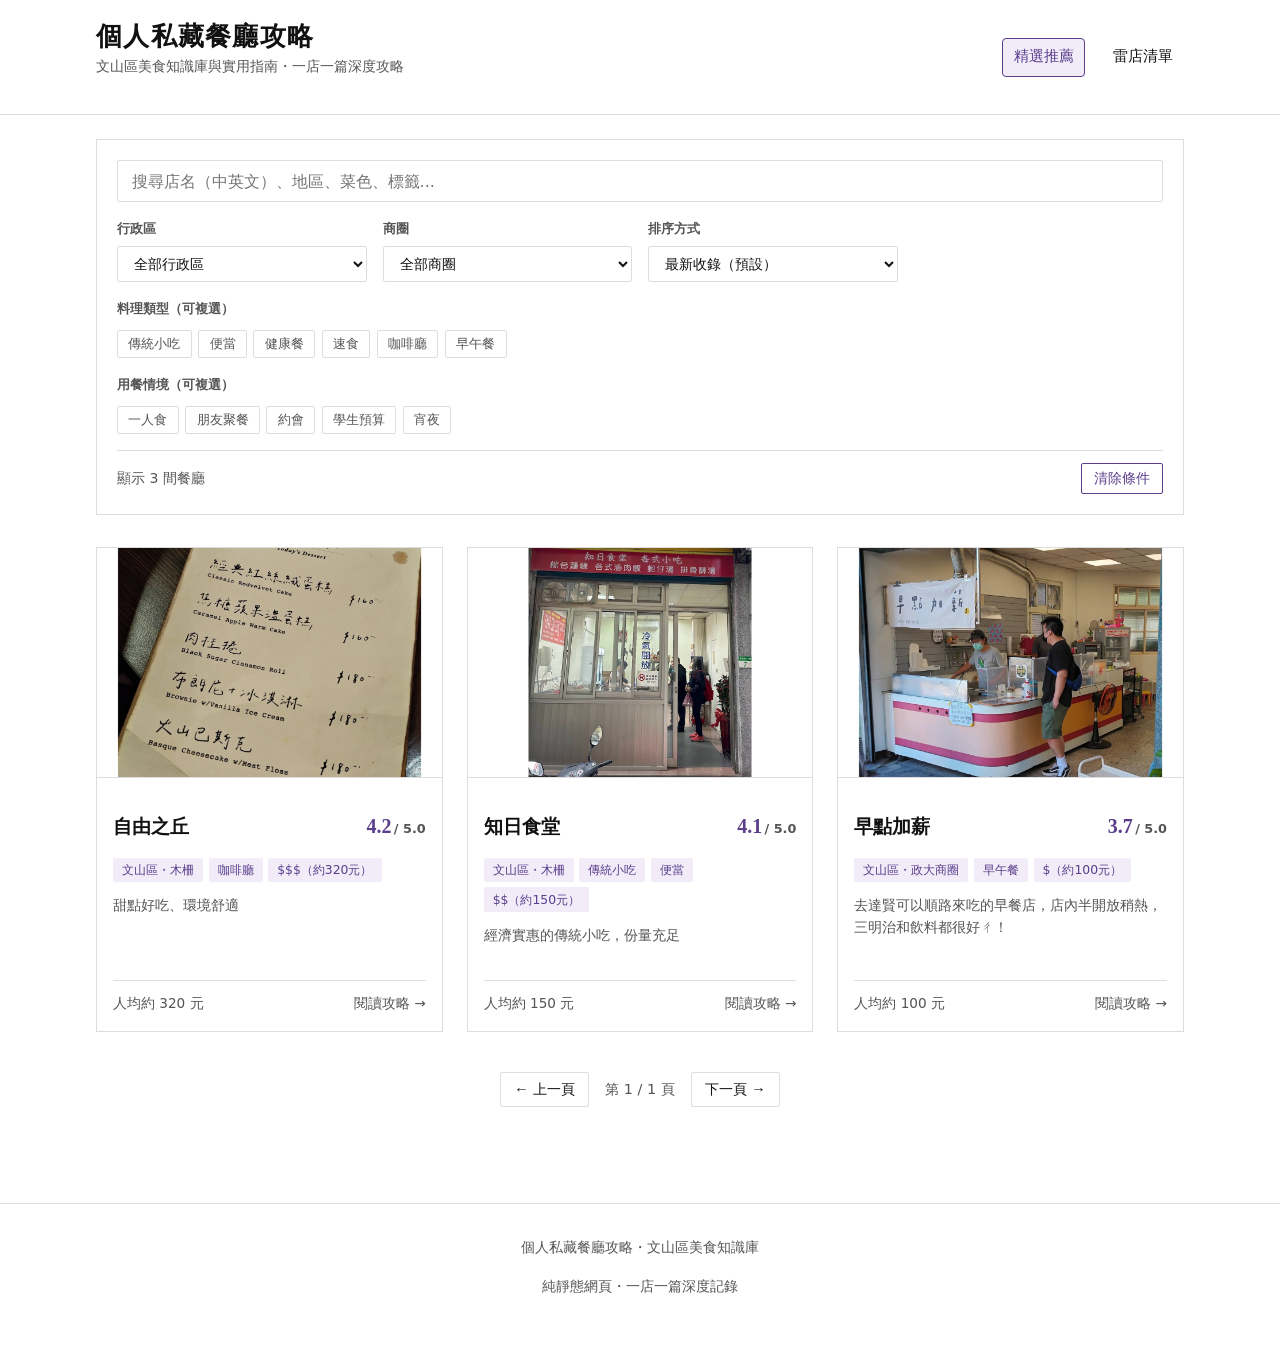
<file: index.html>
<!DOCTYPE html>
<html lang="zh-Hant">
<head>
  <meta charset="UTF-8">
  <meta name="viewport" content="width=device-width, initial-scale=1.0">
  <title>個人私藏餐廳攻略 - 文山區美食指南</title>
  <link rel="stylesheet" href="style.css">
</head>
<body>
  <header class="site-header">
    <div class="header-container">
      <div class="site-brand">
        <h1 class="site-title"><a href="index.html">個人私藏餐廳攻略</a></h1>
        <p class="site-subtitle">文山區美食知識庫與實用指南・一店一篇深度攻略</p>
      </div>
      <nav class="site-nav">
        <a href="index.html" class="nav-link active">精選推薦</a>
        <a href="blacklist.html" class="nav-link">雷店清單</a>
      </nav>
    </div>
  </header>

  <main class="main-container">
    <!-- 搜尋與篩選區塊 -->
    <section class="filter-section" aria-label="搜尋與篩選條件">
      <div class="search-box">
        <input type="text" id="searchInput" class="search-input" placeholder="搜尋店名（中英文）、地區、菜色、標籤...">
      </div>

      <div class="filter-grid">
        <!-- 地區第一層：行政區 -->
        <div class="filter-group">
          <label for="districtSelect" class="filter-label">行政區</label>
          <select id="districtSelect" class="filter-select">
            <option value="">全部行政區</option>
          </select>
        </div>

        <!-- 地區第二層：商圈 -->
        <div class="filter-group">
          <label for="zoneSelect" class="filter-label">商圈</label>
          <select id="zoneSelect" class="filter-select">
            <option value="">全部商圈</option>
          </select>
        </div>

        <!-- 排序方式 -->
        <div class="filter-group">
          <label for="sortSelect" class="filter-label">排序方式</label>
          <select id="sortSelect" class="filter-select">
            <option value="default">最新收錄（預設）</option>
            <option value="price-asc">價位由低到高</option>
            <option value="score-desc">評分由高到低</option>
          </select>
        </div>

        <!-- 料理類型篩選 -->
        <div class="filter-group filter-group-wide">
          <span class="filter-label">料理類型（可複選）</span>
          <div id="cuisineChips" class="filter-chips"></div>
        </div>

        <!-- 用餐情境篩選 -->
        <div class="filter-group filter-group-wide">
          <span class="filter-label">用餐情境（可複選）</span>
          <div id="scenarioChips" class="filter-chips"></div>
        </div>
      </div>

      <div class="filter-actions">
        <span id="resultCount" class="filter-count">顯示 0 間餐廳</span>
        <button type="button" id="clearFiltersBtn" class="btn-clear">清除條件</button>
      </div>
    </section>

    <!-- 卡片網格 -->
    <div id="restaurantGrid" class="cards-grid"></div>

    <!-- 無符合結果／空狀態 -->
    <div id="emptyState" class="empty-state" hidden>
      <h2 class="empty-title">查無符合條件的餐廳</h2>
      <p id="emptyMessage" class="empty-desc">請嘗試放寬搜尋條件或清除篩選。</p>
      <button type="button" id="emptyResetBtn" class="btn-clear">清除所有條件</button>
    </div>

    <!-- 分頁元件（每頁 12 筆） -->
    <nav id="pagination" class="pagination" aria-label="分頁導航" hidden>
      <button type="button" id="prevPageBtn" class="pagination-btn">&larr; 上一頁</button>
      <span id="pageInfo" class="pagination-info">第 1 / 1 頁</span>
      <button type="button" id="nextPageBtn" class="pagination-btn">下一頁 &rarr;</button>
    </nav>
  </main>

  <footer class="site-footer">
    <p>個人私藏餐廳攻略・文山區美食知識庫</p>
    <p>純靜態網頁・一店一篇深度記錄</p>
  </footer>

  <script src="data/taxonomy.js"></script>
  <script src="data/restaurants.js"></script>
  <script src="app.js"></script>
</body>
</html>
</file>
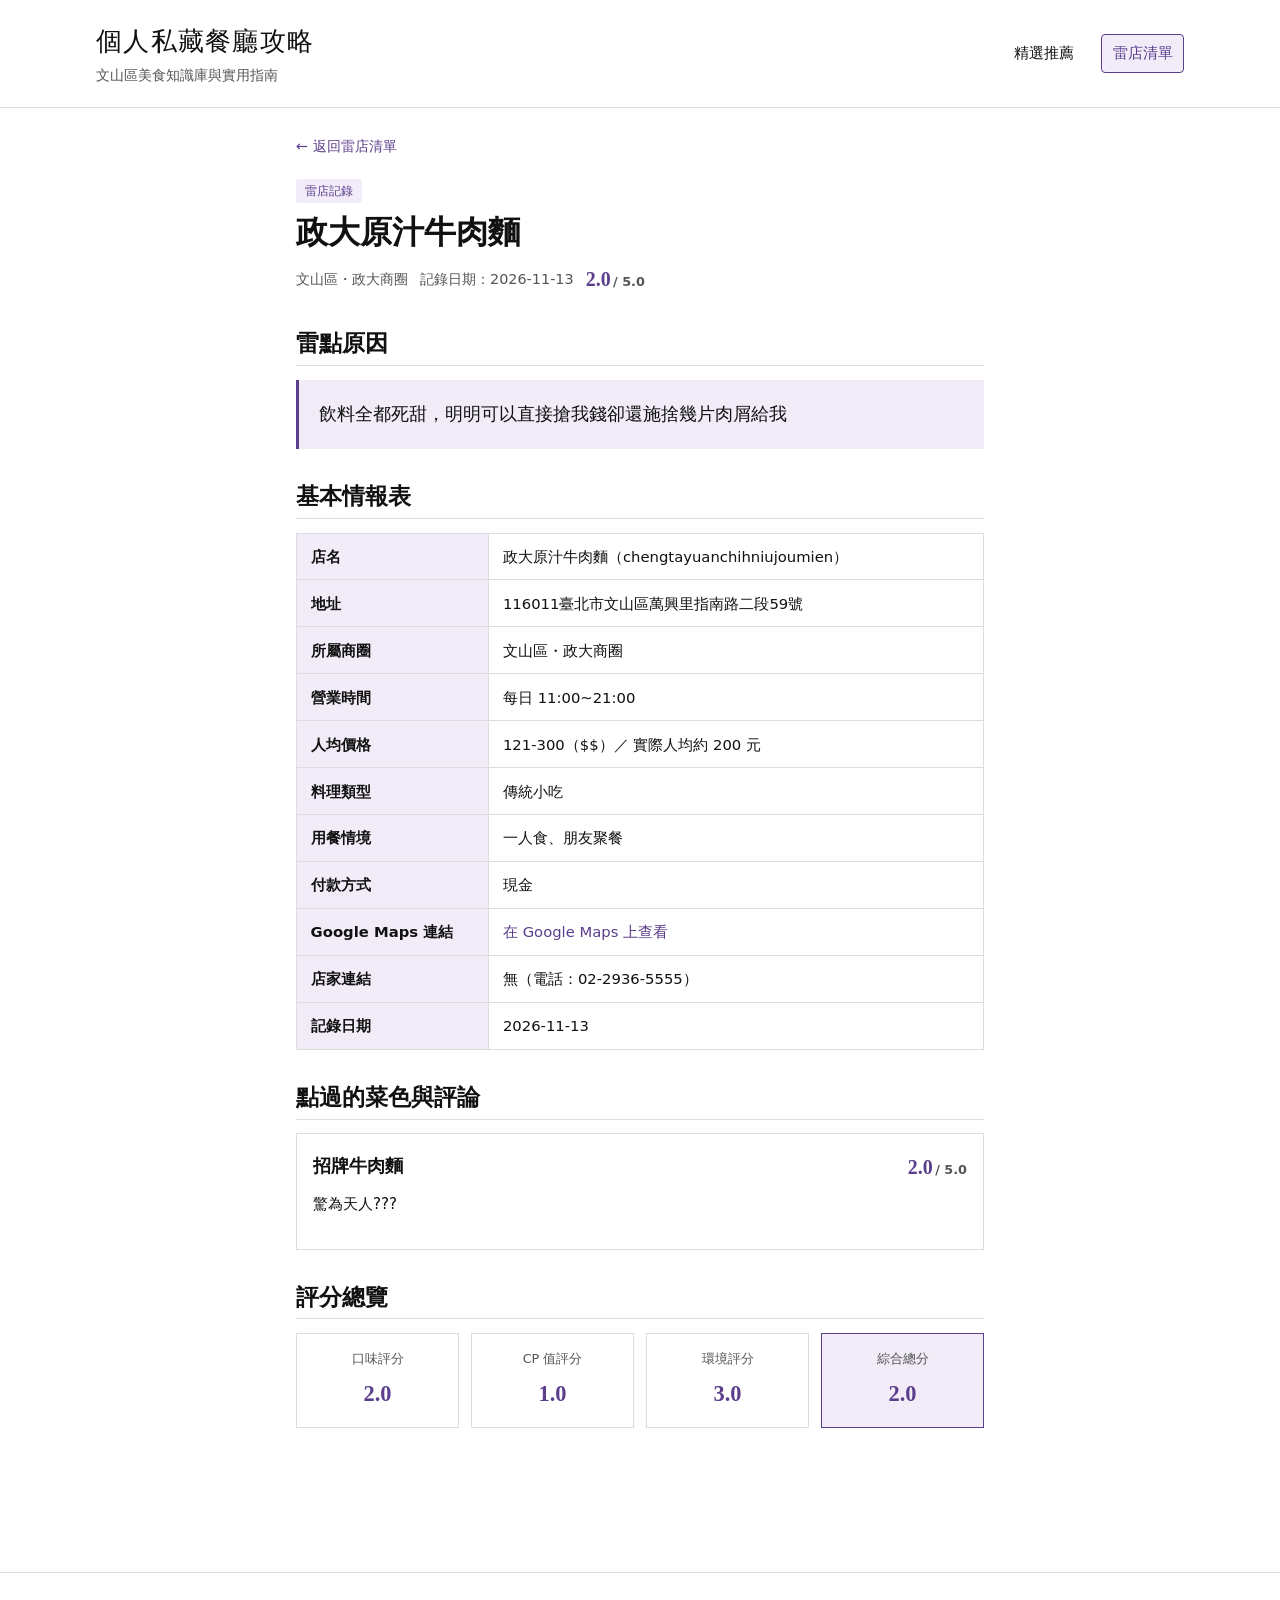
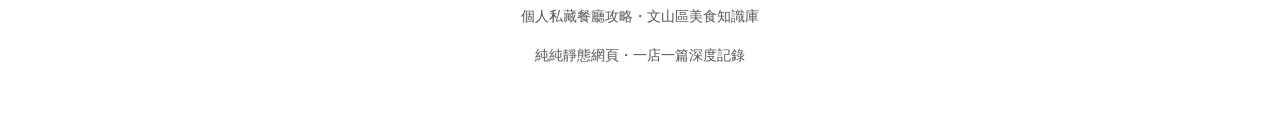
<file: blacklist/001-chengtayuanchihniujoumien/index.html>
<!DOCTYPE html>
<html lang="zh-Hant">
<head>
  <meta charset="UTF-8">
  <meta name="viewport" content="width=device-width, initial-scale=1.0">
  <title>政大原汁牛肉麵（雷店記錄） - 個人私藏餐廳攻略</title>
  <link rel="stylesheet" href="../../style.css">
</head>
<body>
  <header class="site-header">
    <div class="header-container">
      <div class="site-brand">
        <span class="site-title"><a href="../../index.html">個人私藏餐廳攻略</a></span>
        <span class="site-subtitle">文山區美食知識庫與實用指南</span>
      </div>
      <nav class="site-nav">
        <a href="../../index.html" class="nav-link">精選推薦</a>
        <a href="../../blacklist.html" class="nav-link active">雷店清單</a>
      </nav>
    </div>
  </header>

  <main class="article-container">
    <a href="../../blacklist.html" class="back-link">&larr; 返回雷店清單</a>

    <article>
      <header class="article-header">
        <div class="article-tag-row">
          <span class="tag">雷店記錄</span>
        </div>
        <h1 class="article-title">政大原汁牛肉麵</h1>
        <div class="article-meta">
          <span>文山區・政大商圈</span>
          <span>記錄日期：2026-11-13</span>
          <span class="score"><span class="score-num">2.0</span><span class="score-max"> / 5.0</span></span>
        </div>
      </header>

      <!-- 雷點原因（使用者原話，逐字呈現，不潤飾） -->
      <section>
        <h2>雷點原因</h2>
        <div class="quote-box">
          飲料全都死甜，明明可以直接搶我錢卻還施捨幾片肉屑給我
        </div>
      </section>

      <!-- 基本情報表 -->
      <section>
        <h2>基本情報表</h2>
        <table class="info-table">
          <tbody>
            <tr>
              <th>店名</th>
              <td>政大原汁牛肉麵（chengtayuanchihniujoumien）</td>
            </tr>
            <tr>
              <th>地址</th>
              <td>116011臺北市文山區萬興里指南路二段59號</td>
            </tr>
            <tr>
              <th>所屬商圈</th>
              <td>文山區・政大商圈</td>
            </tr>
            <tr>
              <th>營業時間</th>
              <td>每日 11:00~21:00</td>
            </tr>
            <tr>
              <th>人均價格</th>
              <td>121-300（$$）／ 實際人均約 200 元</td>
            </tr>
            <tr>
              <th>料理類型</th>
              <td>傳統小吃</td>
            </tr>
            <tr>
              <th>用餐情境</th>
              <td>一人食、朋友聚餐</td>
            </tr>
            <tr>
              <th>付款方式</th>
              <td>現金</td>
            </tr>
            <tr>
              <th>Google Maps 連結</th>
              <td><a href="https://maps.app.goo.gl/wjKR5N2iMK5UiwLG8" target="_blank" rel="noopener noreferrer">在 Google Maps 上查看</a></td>
            </tr>
            <tr>
              <th>店家連結</th>
              <td>無（電話：02-2936-5555）</td>
            </tr>
            <tr>
              <th>記錄日期</th>
              <td>2026-11-13</td>
            </tr>
          </tbody>
        </table>
      </section>

      <!-- 點過的菜色與評論（無必點標記） -->
      <section>
        <h2>點過的菜色與評論</h2>
        <div class="dish-list">
          <div class="dish-card">
            <div class="dish-header">
              <div class="dish-title-group">
                <span class="dish-name">招牌牛肉麵</span>
              </div>
              <span class="score"><span class="score-num">2.0</span><span class="score-max"> / 5.0</span></span>
            </div>
            <p class="dish-comment">驚為天人???</p>
          </div>
        </div>
      </section>

      <!-- 評分總覽 -->
      <section>
        <h2>評分總覽</h2>
        <div class="scores-summary-grid">
          <div class="score-box">
            <div class="score-label">口味評分</div>
            <div class="score-value">2.0</div>
          </div>
          <div class="score-box">
            <div class="score-label">CP 值評分</div>
            <div class="score-value">1.0</div>
          </div>
          <div class="score-box">
            <div class="score-label">環境評分</div>
            <div class="score-value">3.0</div>
          </div>
          <div class="score-box total">
            <div class="score-label">綜合總分</div>
            <div class="score-value">2.0</div>
          </div>
        </div>
      </section>
    </article>
  </main>

  <footer class="site-footer">
    <p>個人私藏餐廳攻略・文山區美食知識庫</p>
    <p>純純靜態網頁・一店一篇深度記錄</p>
  </footer>
</body>
</html>
</file>
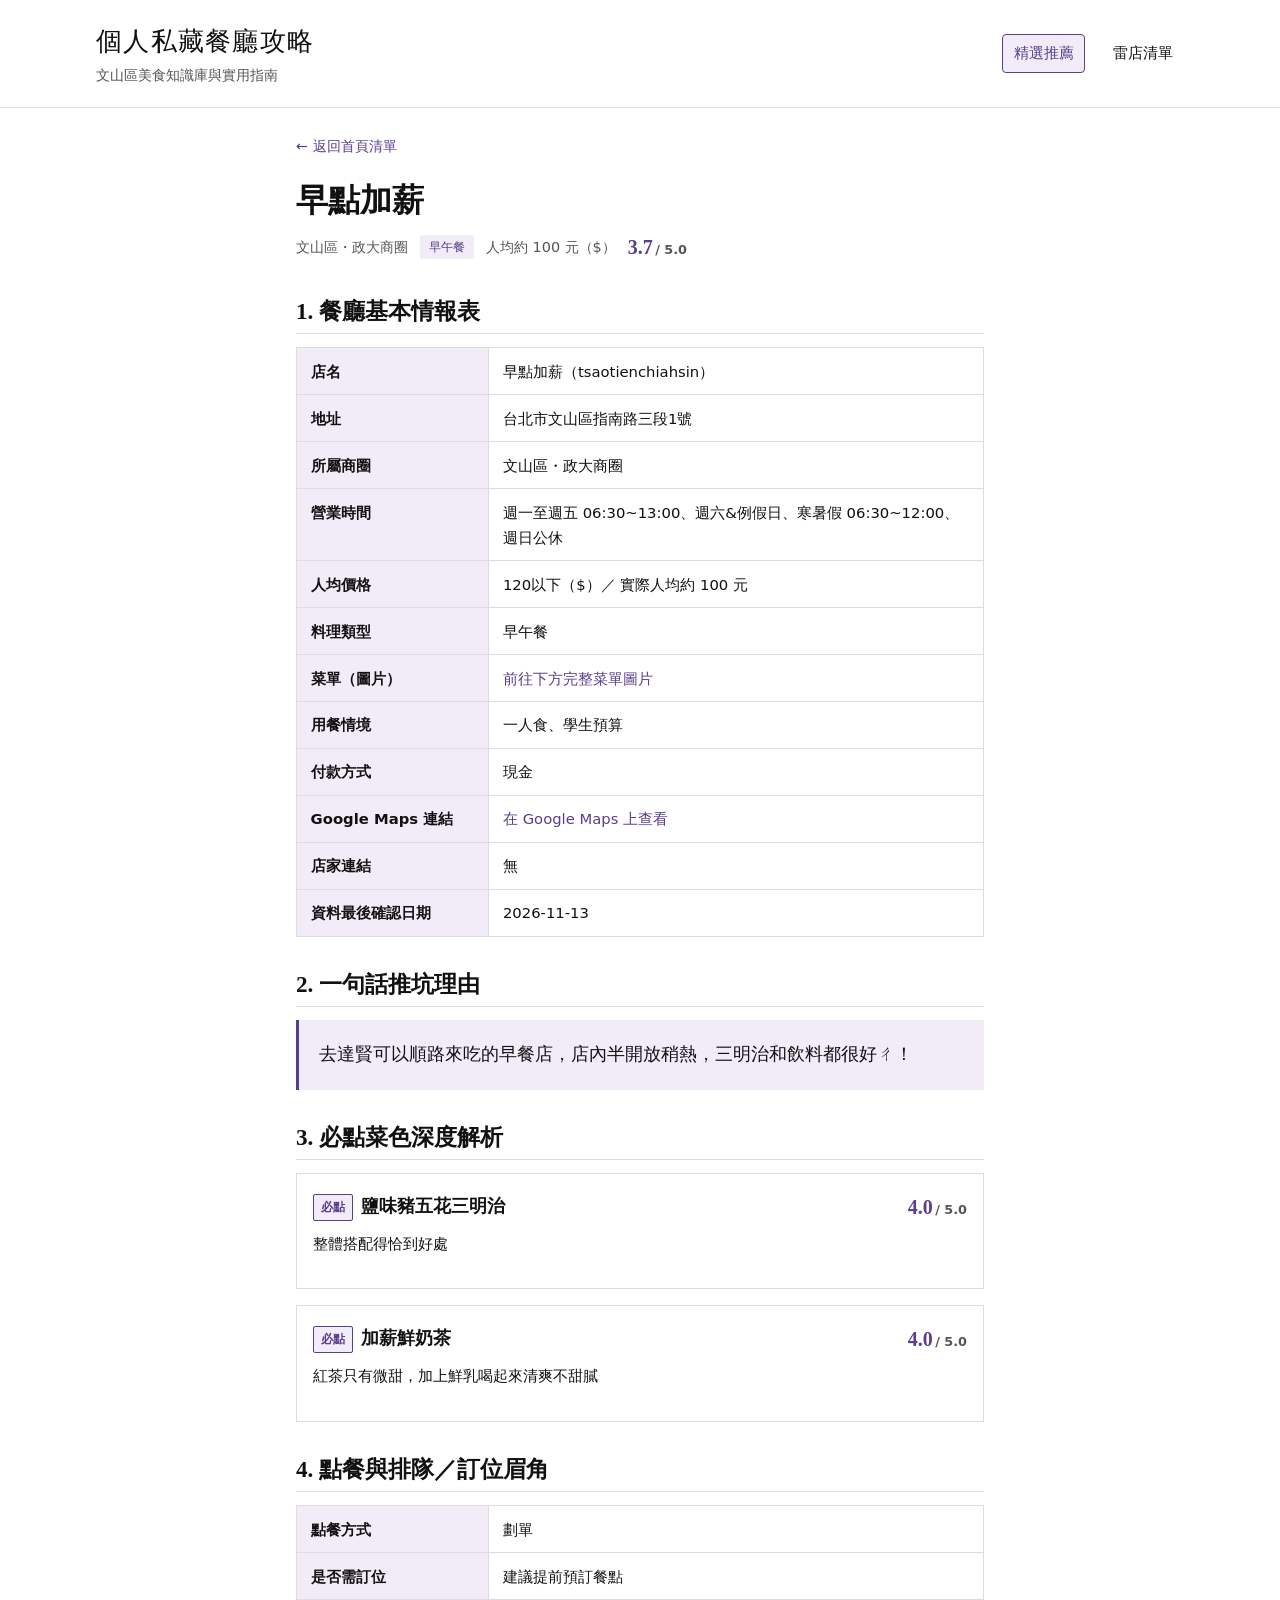
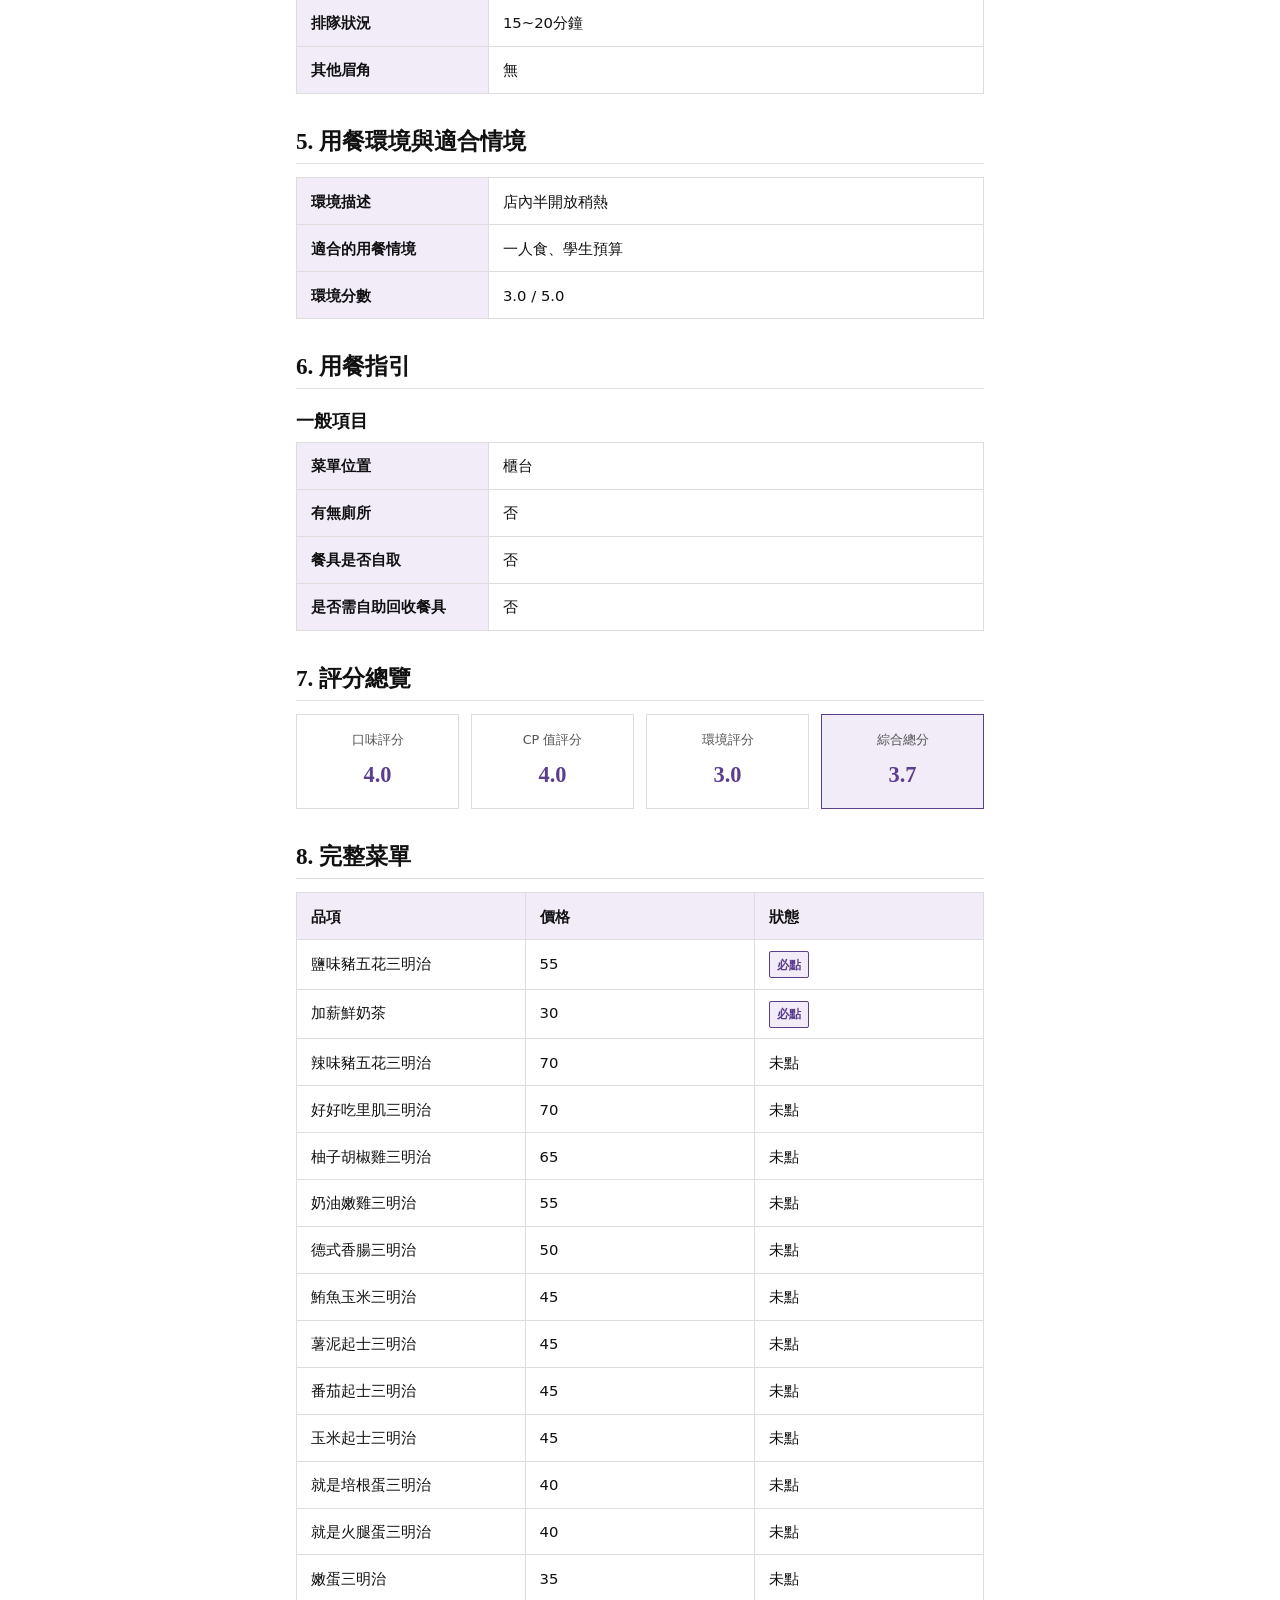
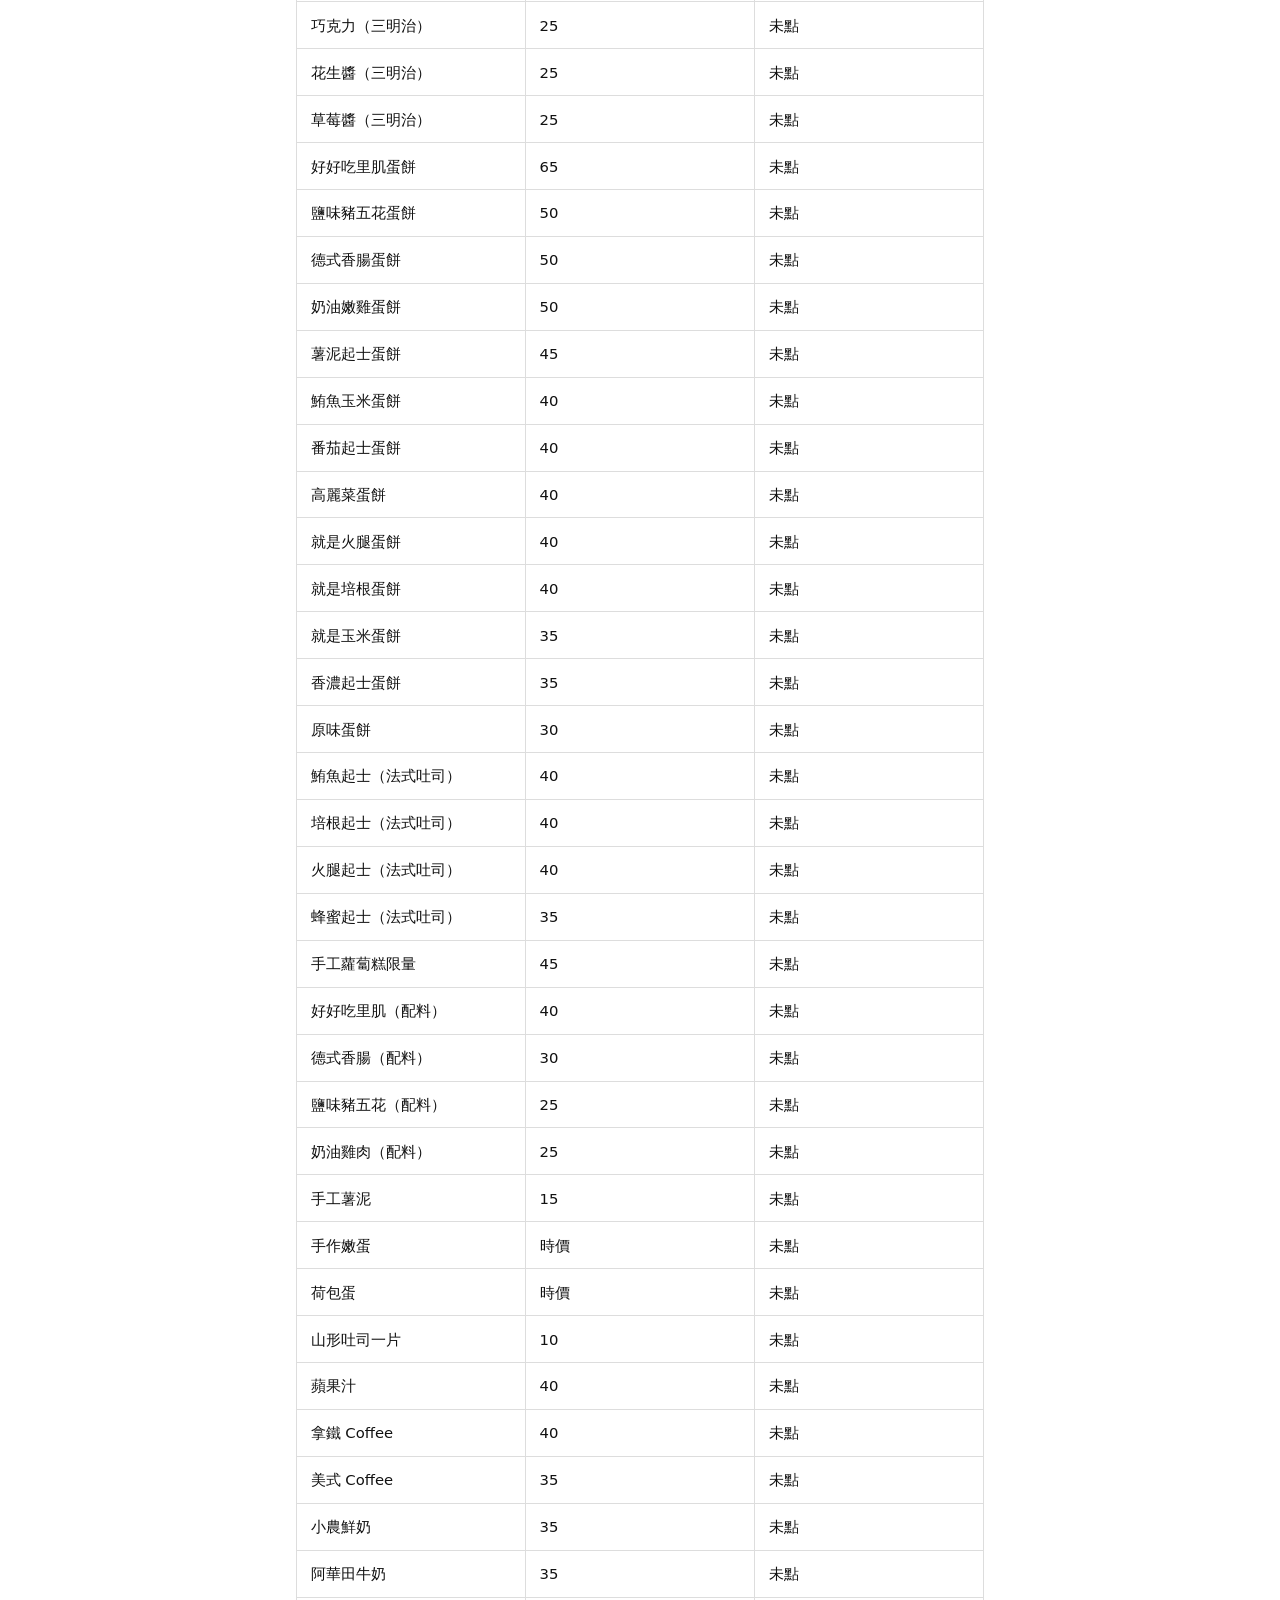
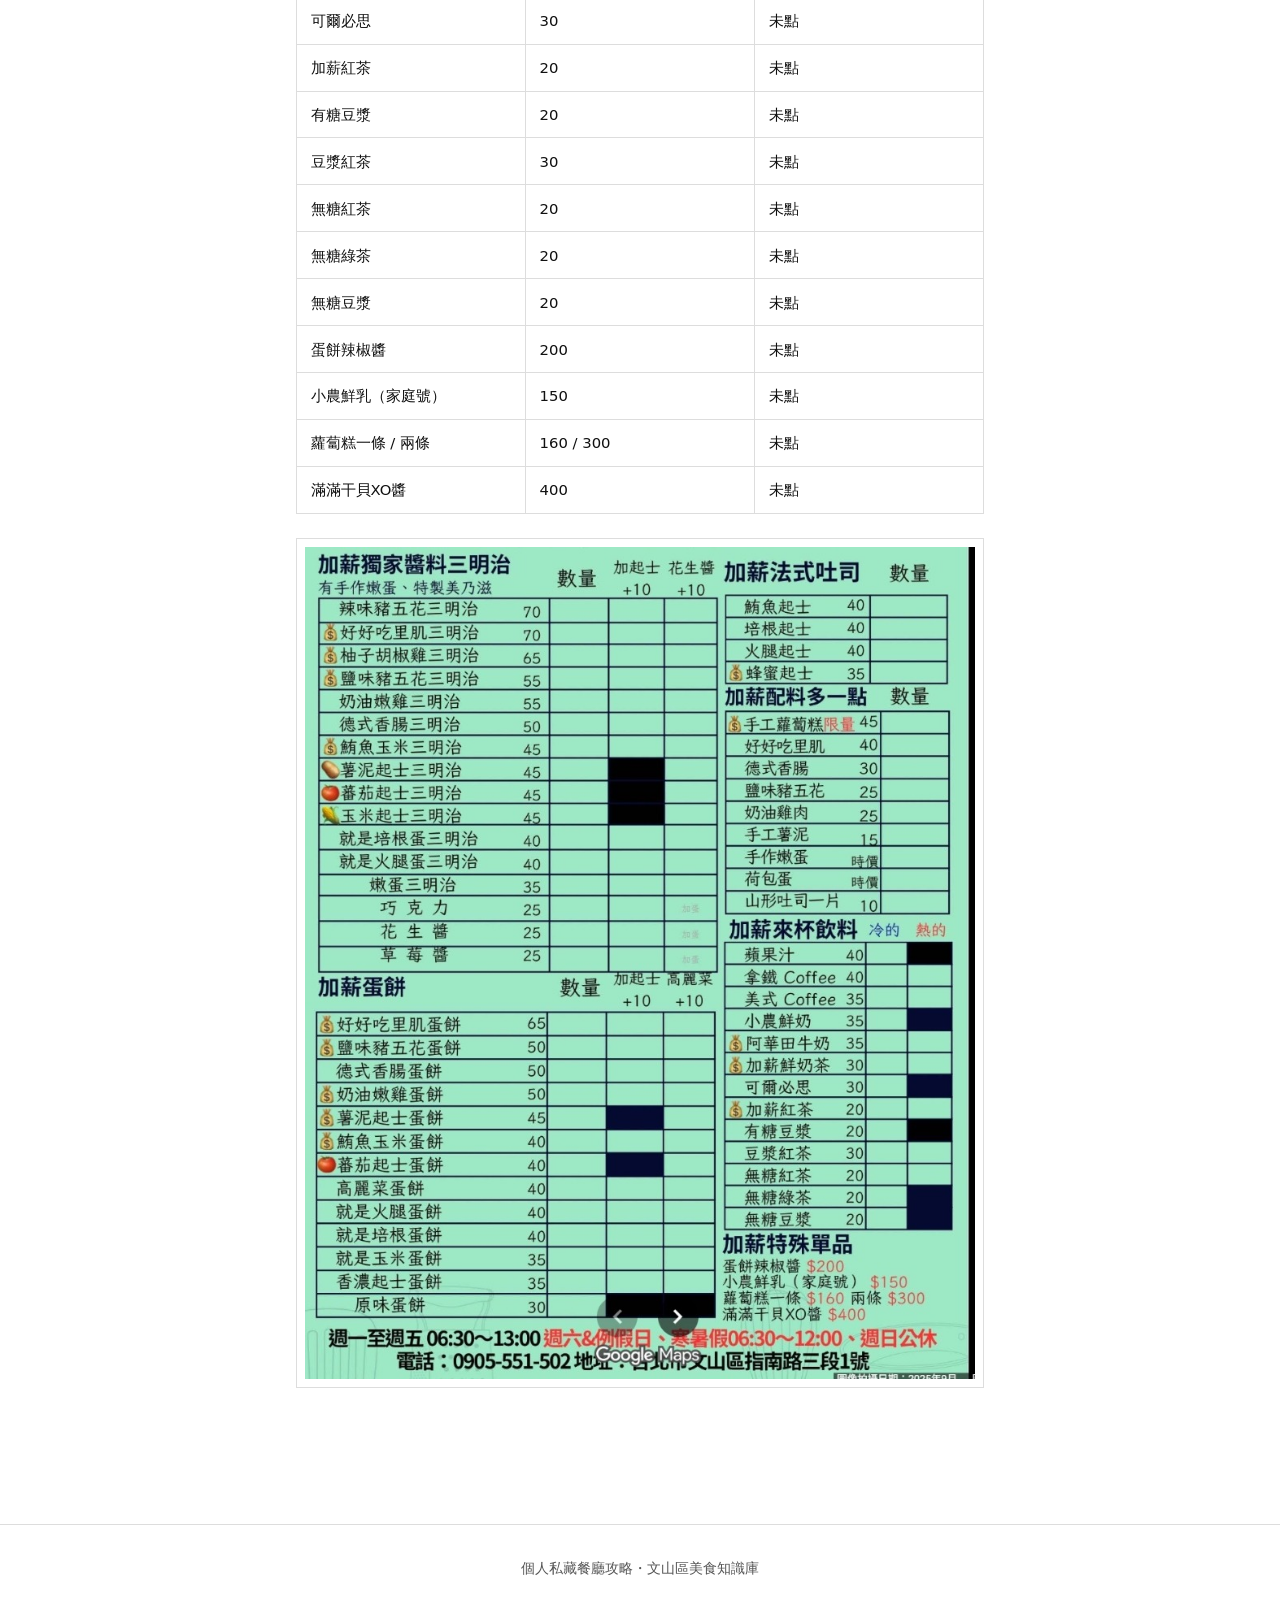
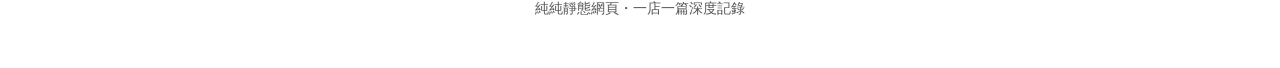
<file: restaurants/001-tsaotienchiahsin/index.html>
<!DOCTYPE html>
<html lang="zh-Hant">
<head>
  <meta charset="UTF-8">
  <meta name="viewport" content="width=device-width, initial-scale=1.0">
  <title>早點加薪 - 個人私藏餐廳攻略</title>
  <link rel="stylesheet" href="../../style.css">
</head>
<body>
  <header class="site-header">
    <div class="header-container">
      <div class="site-brand">
        <span class="site-title"><a href="../../index.html">個人私藏餐廳攻略</a></span>
        <span class="site-subtitle">文山區美食知識庫與實用指南</span>
      </div>
      <nav class="site-nav">
        <a href="../../index.html" class="nav-link active">精選推薦</a>
        <a href="../../blacklist.html" class="nav-link">雷店清單</a>
      </nav>
    </div>
  </header>

  <main class="article-container">
    <a href="../../index.html" class="back-link">&larr; 返回首頁清單</a>

    <article>
      <header class="article-header">
        <h1 class="article-title">早點加薪</h1>
        <div class="article-meta">
          <span>文山區・政大商圈</span>
          <span class="tag">早午餐</span>
          <span>人均約 100 元（$）</span>
          <span class="score"><span class="score-num">3.7</span><span class="score-max"> / 5.0</span></span>
        </div>
      </header>

      <!-- 1. 餐廳基本情報表 -->
      <section>
        <h2>1. 餐廳基本情報表</h2>
        <table class="info-table">
          <tbody>
            <tr>
              <th>店名</th>
              <td>早點加薪（tsaotienchiahsin）</td>
            </tr>
            <tr>
              <th>地址</th>
              <td>台北市文山區指南路三段1號</td>
            </tr>
            <tr>
              <th>所屬商圈</th>
              <td>文山區・政大商圈</td>
            </tr>
            <tr>
              <th>營業時間</th>
              <td>週一至週五 06:30~13:00、週六&amp;例假日、寒暑假 06:30~12:00、週日公休</td>
            </tr>
            <tr>
              <th>人均價格</th>
              <td>120以下（$）／ 實際人均約 100 元</td>
            </tr>
            <tr>
              <th>料理類型</th>
              <td>早午餐</td>
            </tr>
            <tr>
              <th>菜單（圖片）</th>
              <td>
                <a href="#menu-section">前往下方完整菜單圖片</a>
              </td>
            </tr>
            <tr>
              <th>用餐情境</th>
              <td>一人食、學生預算</td>
            </tr>
            <tr>
              <th>付款方式</th>
              <td>現金</td>
            </tr>
            <tr>
              <th>Google Maps 連結</th>
              <td><a href="https://maps.app.goo.gl/zw8HC6mYG7HWwgUn7" target="_blank" rel="noopener noreferrer">在 Google Maps 上查看</a></td>
            </tr>
            <tr>
              <th>店家連結</th>
              <td>無</td>
            </tr>
            <tr>
              <th>資料最後確認日期</th>
              <td>2026-11-13</td>
            </tr>
          </tbody>
        </table>
      </section>

      <!-- 2. 一句話推坑理由 -->
      <section>
        <h2>2. 一句話推坑理由</h2>
        <div class="quote-box">
          去達賢可以順路來吃的早餐店，店內半開放稍熱，三明治和飲料都很好ㄔ！
        </div>
      </section>

      <!-- 3. 必點菜色深度解析 -->
      <section>
        <h2>3. 必點菜色深度解析</h2>
        <div class="dish-list">
          <div class="dish-card">
            <div class="dish-header">
              <div class="dish-title-group">
                <span class="badge-must">必點</span>
                <span class="dish-name">鹽味豬五花三明治</span>
              </div>
              <span class="score"><span class="score-num">4.0</span><span class="score-max"> / 5.0</span></span>
            </div>
            <p class="dish-comment">整體搭配得恰到好處</p>
          </div>

          <div class="dish-card">
            <div class="dish-header">
              <div class="dish-title-group">
                <span class="badge-must">必點</span>
                <span class="dish-name">加薪鮮奶茶</span>
              </div>
              <span class="score"><span class="score-num">4.0</span><span class="score-max"> / 5.0</span></span>
            </div>
            <p class="dish-comment">紅茶只有微甜，加上鮮乳喝起來清爽不甜膩</p>
          </div>
        </div>
      </section>

      <!-- 4. 點餐與排隊／訂位眉角 -->
      <section>
        <h2>4. 點餐與排隊／訂位眉角</h2>
        <table class="info-table">
          <tbody>
            <tr>
              <th>點餐方式</th>
              <td>劃單</td>
            </tr>
            <tr>
              <th>是否需訂位</th>
              <td>建議提前預訂餐點</td>
            </tr>
            <tr>
              <th>排隊狀況</th>
              <td>15~20分鐘</td>
            </tr>
            <tr>
              <th>其他眉角</th>
              <td>無</td>
            </tr>
          </tbody>
        </table>
      </section>

      <!-- 5. 用餐環境與適合情境 -->
      <section>
        <h2>5. 用餐環境與適合情境</h2>
        <table class="info-table">
          <tbody>
            <tr>
              <th>環境描述</th>
              <td>店內半開放稍熱</td>
            </tr>
            <tr>
              <th>適合的用餐情境</th>
              <td>一人食、學生預算</td>
            </tr>
            <tr>
              <th>環境分數</th>
              <td>3.0 / 5.0</td>
            </tr>
          </tbody>
        </table>
      </section>

      <!-- 6. 用餐指引 -->
      <section>
        <h2>6. 用餐指引</h2>
        <h3>一般項目</h3>
        <table class="info-table">
          <tbody>
            <tr>
              <th>菜單位置</th>
              <td>櫃台</td>
            </tr>
            <tr>
              <th>有無廁所</th>
              <td>否</td>
            </tr>
            <tr>
              <th>餐具是否自取</th>
              <td>否</td>
            </tr>
            <tr>
              <th>是否需自助回收餐具</th>
              <td>否</td>
            </tr>
          </tbody>
        </table>
      </section>

      <!-- 7. 評分總覽 -->
      <section>
        <h2>7. 評分總覽</h2>
        <div class="scores-summary-grid">
          <div class="score-box">
            <div class="score-label">口味評分</div>
            <div class="score-value">4.0</div>
          </div>
          <div class="score-box">
            <div class="score-label">CP 值評分</div>
            <div class="score-value">4.0</div>
          </div>
          <div class="score-box">
            <div class="score-label">環境評分</div>
            <div class="score-value">3.0</div>
          </div>
          <div class="score-box total">
            <div class="score-label">綜合總分</div>
            <div class="score-value">3.7</div>
          </div>
        </div>
      </section>

      <!-- 8. 完整菜單 -->
      <section id="menu-section">
        <h2>8. 完整菜單</h2>
        <table class="info-table">
          <thead>
            <tr>
              <th>品項</th>
              <th>價格</th>
              <th>狀態</th>
            </tr>
          </thead>
          <tbody>
            <tr>
              <td>鹽味豬五花三明治</td>
              <td>55</td>
              <td><span class="badge-must">必點</span></td>
            </tr>
            <tr>
              <td>加薪鮮奶茶</td>
              <td>30</td>
              <td><span class="badge-must">必點</span></td>
            </tr>
            <tr>
              <td>辣味豬五花三明治</td>
              <td>70</td>
              <td>未點</td>
            </tr>
            <tr>
              <td>好好吃里肌三明治</td>
              <td>70</td>
              <td>未點</td>
            </tr>
            <tr>
              <td>柚子胡椒雞三明治</td>
              <td>65</td>
              <td>未點</td>
            </tr>
            <tr>
              <td>奶油嫩雞三明治</td>
              <td>55</td>
              <td>未點</td>
            </tr>
            <tr>
              <td>德式香腸三明治</td>
              <td>50</td>
              <td>未點</td>
            </tr>
            <tr>
              <td>鮪魚玉米三明治</td>
              <td>45</td>
              <td>未點</td>
            </tr>
            <tr>
              <td>薯泥起士三明治</td>
              <td>45</td>
              <td>未點</td>
            </tr>
            <tr>
              <td>番茄起士三明治</td>
              <td>45</td>
              <td>未點</td>
            </tr>
            <tr>
              <td>玉米起士三明治</td>
              <td>45</td>
              <td>未點</td>
            </tr>
            <tr>
              <td>就是培根蛋三明治</td>
              <td>40</td>
              <td>未點</td>
            </tr>
            <tr>
              <td>就是火腿蛋三明治</td>
              <td>40</td>
              <td>未點</td>
            </tr>
            <tr>
              <td>嫩蛋三明治</td>
              <td>35</td>
              <td>未點</td>
            </tr>
            <tr>
              <td>巧克力（三明治）</td>
              <td>25</td>
              <td>未點</td>
            </tr>
            <tr>
              <td>花生醬（三明治）</td>
              <td>25</td>
              <td>未點</td>
            </tr>
            <tr>
              <td>草莓醬（三明治）</td>
              <td>25</td>
              <td>未點</td>
            </tr>
            <tr>
              <td>好好吃里肌蛋餅</td>
              <td>65</td>
              <td>未點</td>
            </tr>
            <tr>
              <td>鹽味豬五花蛋餅</td>
              <td>50</td>
              <td>未點</td>
            </tr>
            <tr>
              <td>德式香腸蛋餅</td>
              <td>50</td>
              <td>未點</td>
            </tr>
            <tr>
              <td>奶油嫩雞蛋餅</td>
              <td>50</td>
              <td>未點</td>
            </tr>
            <tr>
              <td>薯泥起士蛋餅</td>
              <td>45</td>
              <td>未點</td>
            </tr>
            <tr>
              <td>鮪魚玉米蛋餅</td>
              <td>40</td>
              <td>未點</td>
            </tr>
            <tr>
              <td>番茄起士蛋餅</td>
              <td>40</td>
              <td>未點</td>
            </tr>
            <tr>
              <td>高麗菜蛋餅</td>
              <td>40</td>
              <td>未點</td>
            </tr>
            <tr>
              <td>就是火腿蛋餅</td>
              <td>40</td>
              <td>未點</td>
            </tr>
            <tr>
              <td>就是培根蛋餅</td>
              <td>40</td>
              <td>未點</td>
            </tr>
            <tr>
              <td>就是玉米蛋餅</td>
              <td>35</td>
              <td>未點</td>
            </tr>
            <tr>
              <td>香濃起士蛋餅</td>
              <td>35</td>
              <td>未點</td>
            </tr>
            <tr>
              <td>原味蛋餅</td>
              <td>30</td>
              <td>未點</td>
            </tr>
            <tr>
              <td>鮪魚起士（法式吐司）</td>
              <td>40</td>
              <td>未點</td>
            </tr>
            <tr>
              <td>培根起士（法式吐司）</td>
              <td>40</td>
              <td>未點</td>
            </tr>
            <tr>
              <td>火腿起士（法式吐司）</td>
              <td>40</td>
              <td>未點</td>
            </tr>
            <tr>
              <td>蜂蜜起士（法式吐司）</td>
              <td>35</td>
              <td>未點</td>
            </tr>
            <tr>
              <td>手工蘿蔔糕限量</td>
              <td>45</td>
              <td>未點</td>
            </tr>
            <tr>
              <td>好好吃里肌（配料）</td>
              <td>40</td>
              <td>未點</td>
            </tr>
            <tr>
              <td>德式香腸（配料）</td>
              <td>30</td>
              <td>未點</td>
            </tr>
            <tr>
              <td>鹽味豬五花（配料）</td>
              <td>25</td>
              <td>未點</td>
            </tr>
            <tr>
              <td>奶油雞肉（配料）</td>
              <td>25</td>
              <td>未點</td>
            </tr>
            <tr>
              <td>手工薯泥</td>
              <td>15</td>
              <td>未點</td>
            </tr>
            <tr>
              <td>手作嫩蛋</td>
              <td>時價</td>
              <td>未點</td>
            </tr>
            <tr>
              <td>荷包蛋</td>
              <td>時價</td>
              <td>未點</td>
            </tr>
            <tr>
              <td>山形吐司一片</td>
              <td>10</td>
              <td>未點</td>
            </tr>
            <tr>
              <td>蘋果汁</td>
              <td>40</td>
              <td>未點</td>
            </tr>
            <tr>
              <td>拿鐵 Coffee</td>
              <td>40</td>
              <td>未點</td>
            </tr>
            <tr>
              <td>美式 Coffee</td>
              <td>35</td>
              <td>未點</td>
            </tr>
            <tr>
              <td>小農鮮奶</td>
              <td>35</td>
              <td>未點</td>
            </tr>
            <tr>
              <td>阿華田牛奶</td>
              <td>35</td>
              <td>未點</td>
            </tr>
            <tr>
              <td>可爾必思</td>
              <td>30</td>
              <td>未點</td>
            </tr>
            <tr>
              <td>加薪紅茶</td>
              <td>20</td>
              <td>未點</td>
            </tr>
            <tr>
              <td>有糖豆漿</td>
              <td>20</td>
              <td>未點</td>
            </tr>
            <tr>
              <td>豆漿紅茶</td>
              <td>30</td>
              <td>未點</td>
            </tr>
            <tr>
              <td>無糖紅茶</td>
              <td>20</td>
              <td>未點</td>
            </tr>
            <tr>
              <td>無糖綠茶</td>
              <td>20</td>
              <td>未點</td>
            </tr>
            <tr>
              <td>無糖豆漿</td>
              <td>20</td>
              <td>未點</td>
            </tr>
            <tr>
              <td>蛋餅辣椒醬</td>
              <td>200</td>
              <td>未點</td>
            </tr>
            <tr>
              <td>小農鮮乳（家庭號）</td>
              <td>150</td>
              <td>未點</td>
            </tr>
            <tr>
              <td>蘿蔔糕一條 / 兩條</td>
              <td>160 / 300</td>
              <td>未點</td>
            </tr>
            <tr>
              <td>滿滿干貝XO醬</td>
              <td>400</td>
              <td>未點</td>
            </tr>
          </tbody>
        </table>
        <div class="menu-image-wrap">
          <img src="../../images/restaurants/001-tsaotienchiahsin/menu-01.jpg" alt="早點加薪菜單原圖">
        </div>
      </section>
    </article>
  </main>

  <footer class="site-footer">
    <p>個人私藏餐廳攻略・文山區美食知識庫</p>
    <p>純純靜態網頁・一店一篇深度記錄</p>
  </footer>
</body>
</html>
</file>
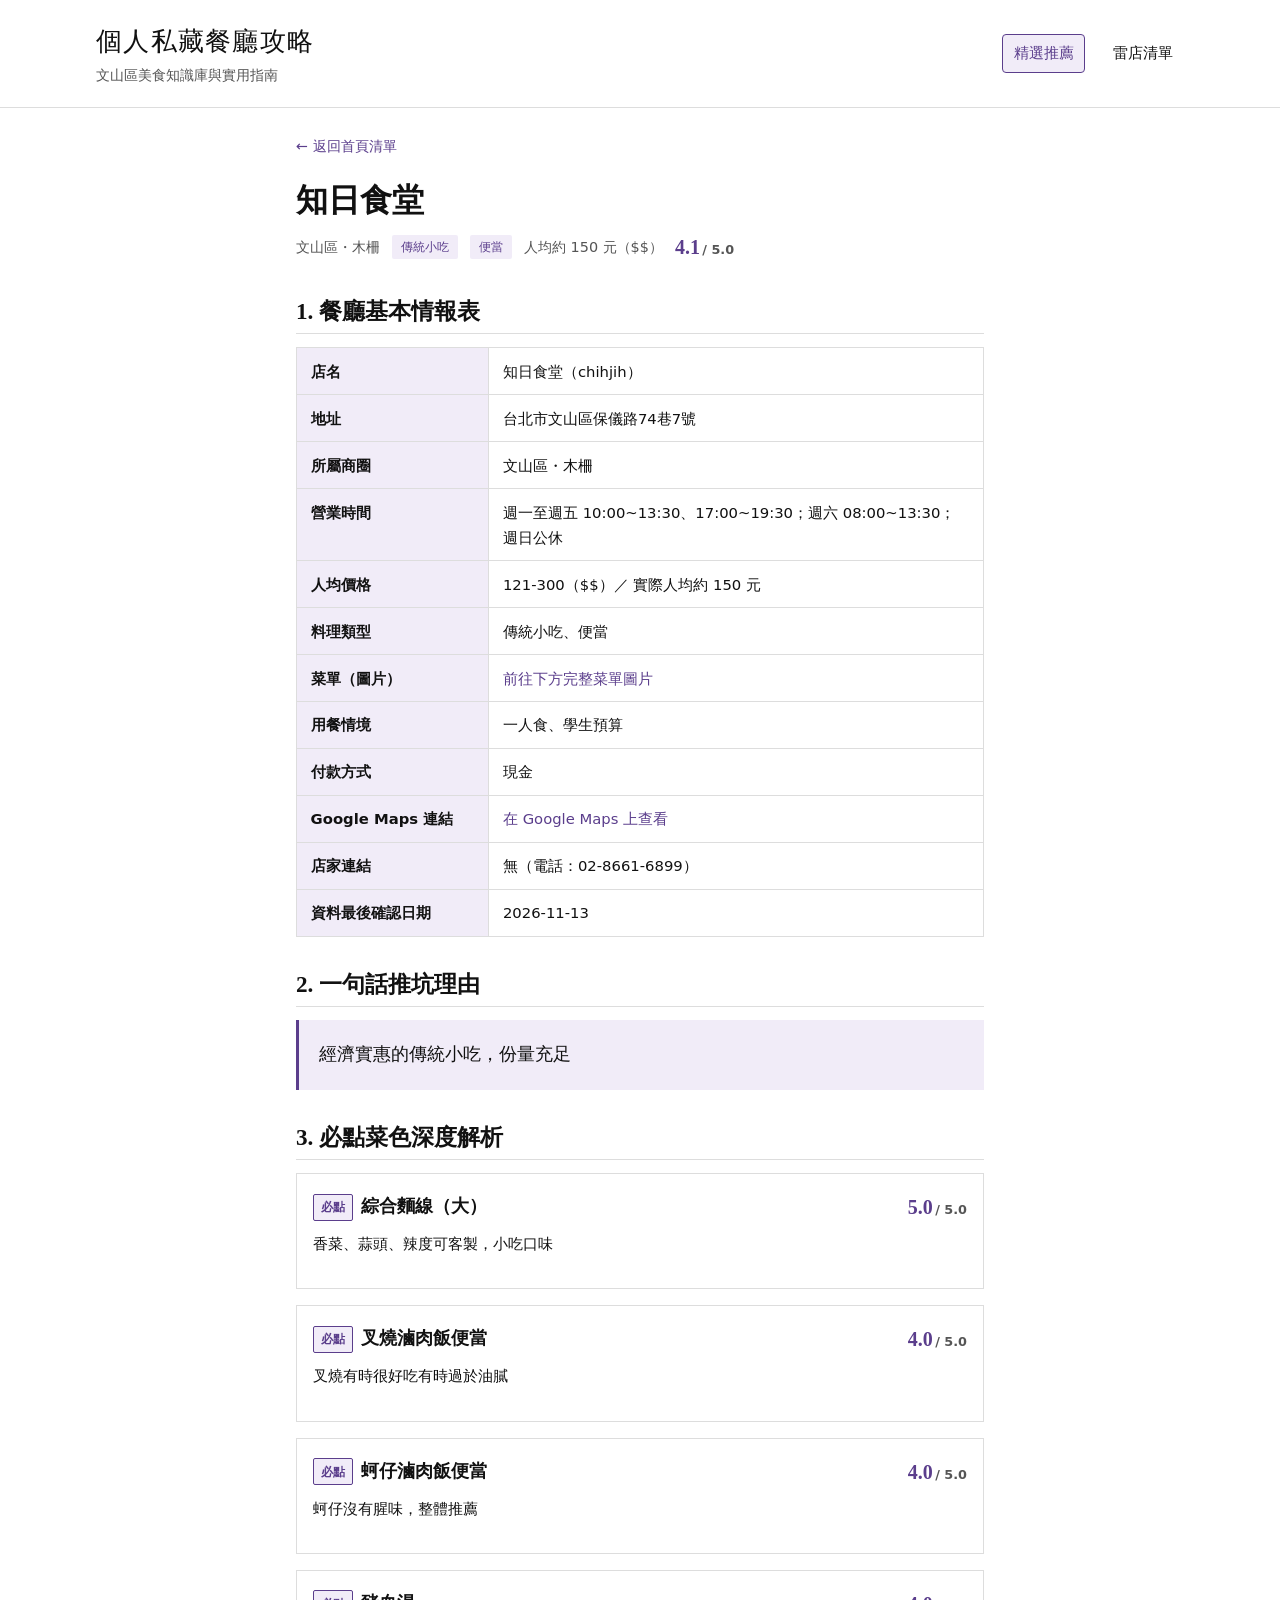
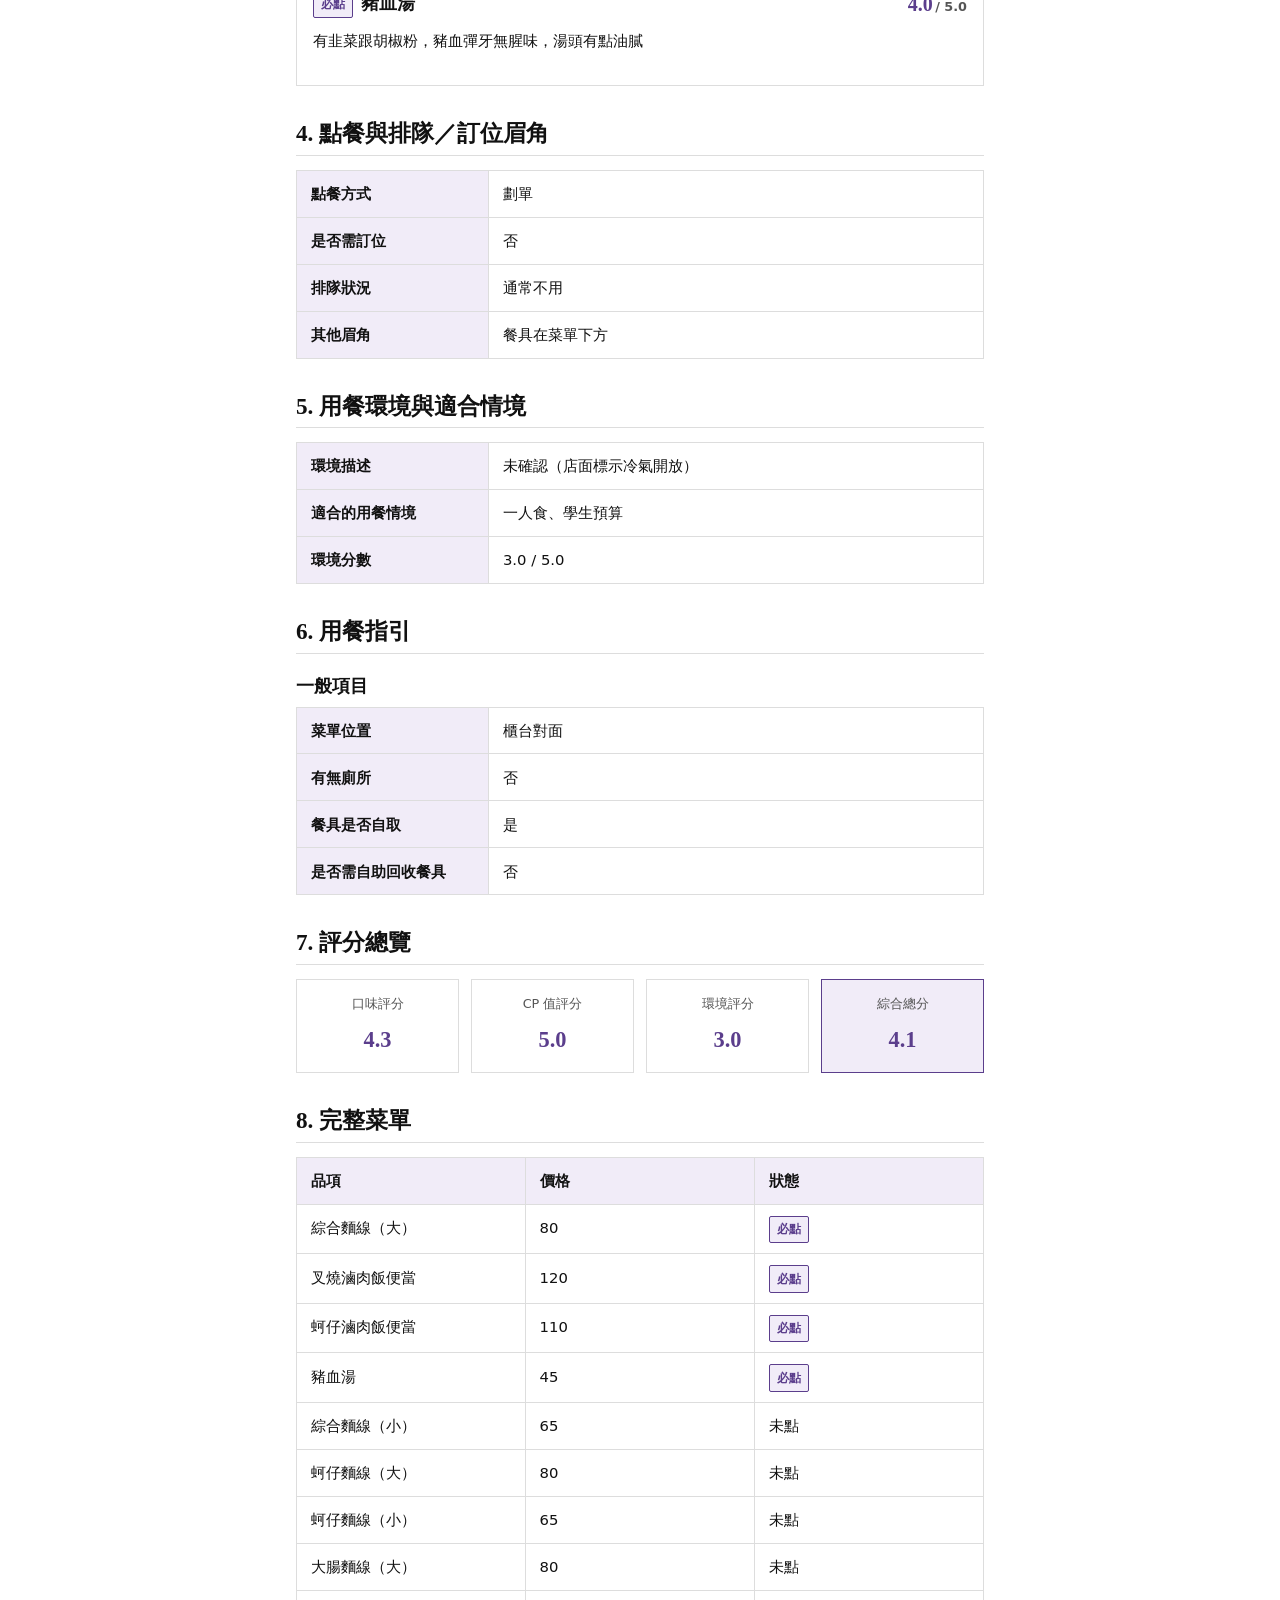
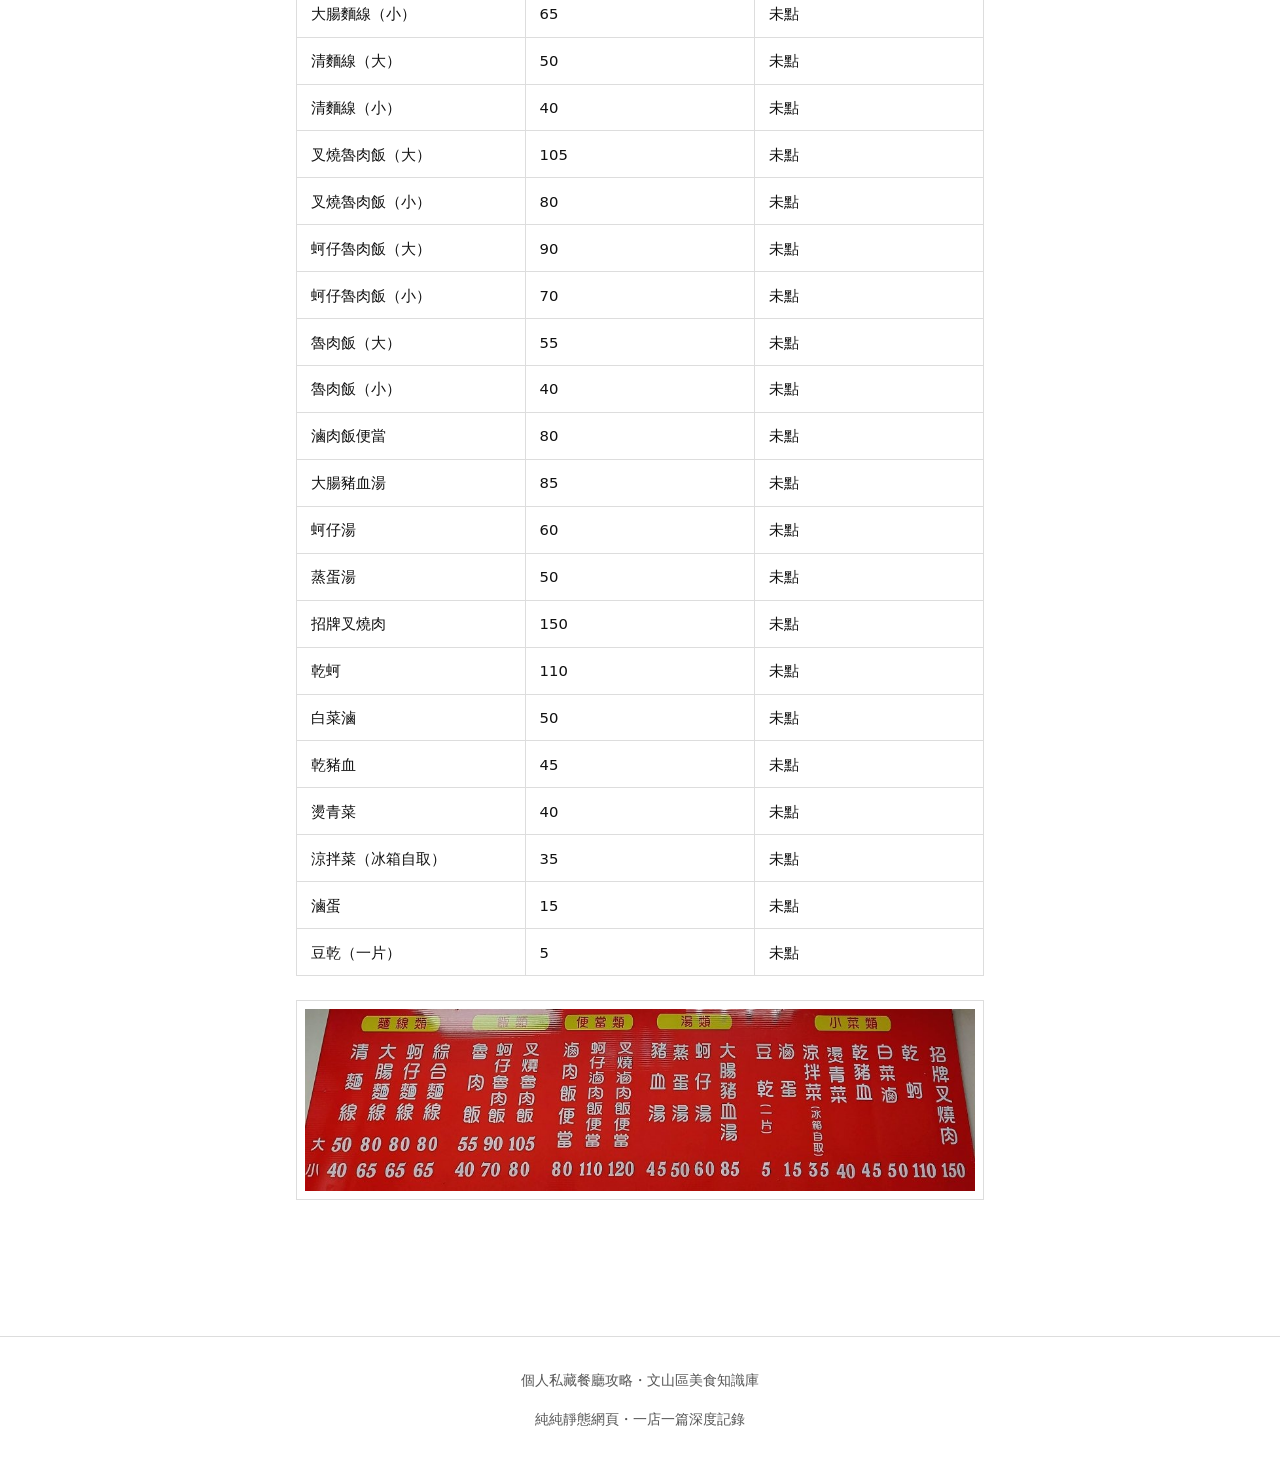
<file: restaurants/002-chihjih/index.html>
<!DOCTYPE html>
<html lang="zh-Hant">
<head>
  <meta charset="UTF-8">
  <meta name="viewport" content="width=device-width, initial-scale=1.0">
  <title>知日食堂 - 個人私藏餐廳攻略</title>
  <link rel="stylesheet" href="../../style.css">
</head>
<body>
  <header class="site-header">
    <div class="header-container">
      <div class="site-brand">
        <span class="site-title"><a href="../../index.html">個人私藏餐廳攻略</a></span>
        <span class="site-subtitle">文山區美食知識庫與實用指南</span>
      </div>
      <nav class="site-nav">
        <a href="../../index.html" class="nav-link active">精選推薦</a>
        <a href="../../blacklist.html" class="nav-link">雷店清單</a>
      </nav>
    </div>
  </header>

  <main class="article-container">
    <a href="../../index.html" class="back-link">&larr; 返回首頁清單</a>

    <article>
      <header class="article-header">
        <h1 class="article-title">知日食堂</h1>
        <div class="article-meta">
          <span>文山區・木柵</span>
          <span class="tag">傳統小吃</span>
          <span class="tag">便當</span>
          <span>人均約 150 元（$$）</span>
          <span class="score"><span class="score-num">4.1</span><span class="score-max"> / 5.0</span></span>
        </div>
      </header>

      <!-- 1. 餐廳基本情報表 -->
      <section>
        <h2>1. 餐廳基本情報表</h2>
        <table class="info-table">
          <tbody>
            <tr>
              <th>店名</th>
              <td>知日食堂（chihjih）</td>
            </tr>
            <tr>
              <th>地址</th>
              <td>台北市文山區保儀路74巷7號</td>
            </tr>
            <tr>
              <th>所屬商圈</th>
              <td>文山區・木柵</td>
            </tr>
            <tr>
              <th>營業時間</th>
              <td>週一至週五 10:00~13:30、17:00~19:30；週六 08:00~13:30；週日公休</td>
            </tr>
            <tr>
              <th>人均價格</th>
              <td>121-300（$$）／ 實際人均約 150 元</td>
            </tr>
            <tr>
              <th>料理類型</th>
              <td>傳統小吃、便當</td>
            </tr>
            <tr>
              <th>菜單（圖片）</th>
              <td>
                <a href="#menu-section">前往下方完整菜單圖片</a>
              </td>
            </tr>
            <tr>
              <th>用餐情境</th>
              <td>一人食、學生預算</td>
            </tr>
            <tr>
              <th>付款方式</th>
              <td>現金</td>
            </tr>
            <tr>
              <th>Google Maps 連結</th>
              <td><a href="https://maps.app.goo.gl/zxW7yqihQMFBrDej8" target="_blank" rel="noopener noreferrer">在 Google Maps 上查看</a></td>
            </tr>
            <tr>
              <th>店家連結</th>
              <td>無（電話：02-8661-6899）</td>
            </tr>
            <tr>
              <th>資料最後確認日期</th>
              <td>2026-11-13</td>
            </tr>
          </tbody>
        </table>
      </section>

      <!-- 2. 一句話推坑理由 -->
      <section>
        <h2>2. 一句話推坑理由</h2>
        <div class="quote-box">
          經濟實惠的傳統小吃，份量充足
        </div>
      </section>

      <!-- 3. 必點菜色深度解析 -->
      <section>
        <h2>3. 必點菜色深度解析</h2>
        <div class="dish-list">
          <div class="dish-card">
            <div class="dish-header">
              <div class="dish-title-group">
                <span class="badge-must">必點</span>
                <span class="dish-name">綜合麵線（大）</span>
              </div>
              <span class="score"><span class="score-num">5.0</span><span class="score-max"> / 5.0</span></span>
            </div>
            <p class="dish-comment">香菜、蒜頭、辣度可客製，小吃口味</p>
          </div>

          <div class="dish-card">
            <div class="dish-header">
              <div class="dish-title-group">
                <span class="badge-must">必點</span>
                <span class="dish-name">叉燒滷肉飯便當</span>
              </div>
              <span class="score"><span class="score-num">4.0</span><span class="score-max"> / 5.0</span></span>
            </div>
            <p class="dish-comment">叉燒有時很好吃有時過於油膩</p>
          </div>

          <div class="dish-card">
            <div class="dish-header">
              <div class="dish-title-group">
                <span class="badge-must">必點</span>
                <span class="dish-name">蚵仔滷肉飯便當</span>
              </div>
              <span class="score"><span class="score-num">4.0</span><span class="score-max"> / 5.0</span></span>
            </div>
            <p class="dish-comment">蚵仔沒有腥味，整體推薦</p>
          </div>

          <div class="dish-card">
            <div class="dish-header">
              <div class="dish-title-group">
                <span class="badge-must">必點</span>
                <span class="dish-name">豬血湯</span>
              </div>
              <span class="score"><span class="score-num">4.0</span><span class="score-max"> / 5.0</span></span>
            </div>
            <p class="dish-comment">有韭菜跟胡椒粉，豬血彈牙無腥味，湯頭有點油膩</p>
          </div>
        </div>
      </section>

      <!-- 4. 點餐與排隊／訂位眉角 -->
      <section>
        <h2>4. 點餐與排隊／訂位眉角</h2>
        <table class="info-table">
          <tbody>
            <tr>
              <th>點餐方式</th>
              <td>劃單</td>
            </tr>
            <tr>
              <th>是否需訂位</th>
              <td>否</td>
            </tr>
            <tr>
              <th>排隊狀況</th>
              <td>通常不用</td>
            </tr>
            <tr>
              <th>其他眉角</th>
              <td>餐具在菜單下方</td>
            </tr>
          </tbody>
        </table>
      </section>

      <!-- 5. 用餐環境與適合情境 -->
      <section>
        <h2>5. 用餐環境與適合情境</h2>
        <table class="info-table">
          <tbody>
            <tr>
              <th>環境描述</th>
              <td>未確認（店面標示冷氣開放）</td>
            </tr>
            <tr>
              <th>適合的用餐情境</th>
              <td>一人食、學生預算</td>
            </tr>
            <tr>
              <th>環境分數</th>
              <td>3.0 / 5.0</td>
            </tr>
          </tbody>
        </table>
      </section>

      <!-- 6. 用餐指引 -->
      <section>
        <h2>6. 用餐指引</h2>
        <h3>一般項目</h3>
        <table class="info-table">
          <tbody>
            <tr>
              <th>菜單位置</th>
              <td>櫃台對面</td>
            </tr>
            <tr>
              <th>有無廁所</th>
              <td>否</td>
            </tr>
            <tr>
              <th>餐具是否自取</th>
              <td>是</td>
            </tr>
            <tr>
              <th>是否需自助回收餐具</th>
              <td>否</td>
            </tr>
          </tbody>
        </table>
      </section>

      <!-- 7. 評分總覽 -->
      <section>
        <h2>7. 評分總覽</h2>
        <div class="scores-summary-grid">
          <div class="score-box">
            <div class="score-label">口味評分</div>
            <div class="score-value">4.3</div>
          </div>
          <div class="score-box">
            <div class="score-label">CP 值評分</div>
            <div class="score-value">5.0</div>
          </div>
          <div class="score-box">
            <div class="score-label">環境評分</div>
            <div class="score-value">3.0</div>
          </div>
          <div class="score-box total">
            <div class="score-label">綜合總分</div>
            <div class="score-value">4.1</div>
          </div>
        </div>
      </section>

      <!-- 8. 完整菜單 -->
      <section id="menu-section">
        <h2>8. 完整菜單</h2>
        <table class="info-table">
          <thead>
            <tr>
              <th>品項</th>
              <th>價格</th>
              <th>狀態</th>
            </tr>
          </thead>
          <tbody>
            <tr>
              <td>綜合麵線（大）</td>
              <td>80</td>
              <td><span class="badge-must">必點</span></td>
            </tr>
            <tr>
              <td>叉燒滷肉飯便當</td>
              <td>120</td>
              <td><span class="badge-must">必點</span></td>
            </tr>
            <tr>
              <td>蚵仔滷肉飯便當</td>
              <td>110</td>
              <td><span class="badge-must">必點</span></td>
            </tr>
            <tr>
              <td>豬血湯</td>
              <td>45</td>
              <td><span class="badge-must">必點</span></td>
            </tr>
            <tr>
              <td>綜合麵線（小）</td>
              <td>65</td>
              <td>未點</td>
            </tr>
            <tr>
              <td>蚵仔麵線（大）</td>
              <td>80</td>
              <td>未點</td>
            </tr>
            <tr>
              <td>蚵仔麵線（小）</td>
              <td>65</td>
              <td>未點</td>
            </tr>
            <tr>
              <td>大腸麵線（大）</td>
              <td>80</td>
              <td>未點</td>
            </tr>
            <tr>
              <td>大腸麵線（小）</td>
              <td>65</td>
              <td>未點</td>
            </tr>
            <tr>
              <td>清麵線（大）</td>
              <td>50</td>
              <td>未點</td>
            </tr>
            <tr>
              <td>清麵線（小）</td>
              <td>40</td>
              <td>未點</td>
            </tr>
            <tr>
              <td>叉燒魯肉飯（大）</td>
              <td>105</td>
              <td>未點</td>
            </tr>
            <tr>
              <td>叉燒魯肉飯（小）</td>
              <td>80</td>
              <td>未點</td>
            </tr>
            <tr>
              <td>蚵仔魯肉飯（大）</td>
              <td>90</td>
              <td>未點</td>
            </tr>
            <tr>
              <td>蚵仔魯肉飯（小）</td>
              <td>70</td>
              <td>未點</td>
            </tr>
            <tr>
              <td>魯肉飯（大）</td>
              <td>55</td>
              <td>未點</td>
            </tr>
            <tr>
              <td>魯肉飯（小）</td>
              <td>40</td>
              <td>未點</td>
            </tr>
            <tr>
              <td>滷肉飯便當</td>
              <td>80</td>
              <td>未點</td>
            </tr>
            <tr>
              <td>大腸豬血湯</td>
              <td>85</td>
              <td>未點</td>
            </tr>
            <tr>
              <td>蚵仔湯</td>
              <td>60</td>
              <td>未點</td>
            </tr>
            <tr>
              <td>蒸蛋湯</td>
              <td>50</td>
              <td>未點</td>
            </tr>
            <tr>
              <td>招牌叉燒肉</td>
              <td>150</td>
              <td>未點</td>
            </tr>
            <tr>
              <td>乾蚵</td>
              <td>110</td>
              <td>未點</td>
            </tr>
            <tr>
              <td>白菜滷</td>
              <td>50</td>
              <td>未點</td>
            </tr>
            <tr>
              <td>乾豬血</td>
              <td>45</td>
              <td>未點</td>
            </tr>
            <tr>
              <td>燙青菜</td>
              <td>40</td>
              <td>未點</td>
            </tr>
            <tr>
              <td>涼拌菜（冰箱自取）</td>
              <td>35</td>
              <td>未點</td>
            </tr>
            <tr>
              <td>滷蛋</td>
              <td>15</td>
              <td>未點</td>
            </tr>
            <tr>
              <td>豆乾（一片）</td>
              <td>5</td>
              <td>未點</td>
            </tr>
          </tbody>
        </table>
        <div class="menu-image-wrap">
          <img src="../../images/restaurants/002-chihjih/menu-01.jpg" alt="知日食堂菜單原圖">
        </div>
      </section>
    </article>
  </main>

  <footer class="site-footer">
    <p>個人私藏餐廳攻略・文山區美食知識庫</p>
    <p>純純靜態網頁・一店一篇深度記錄</p>
  </footer>
</body>
</html>
</file>
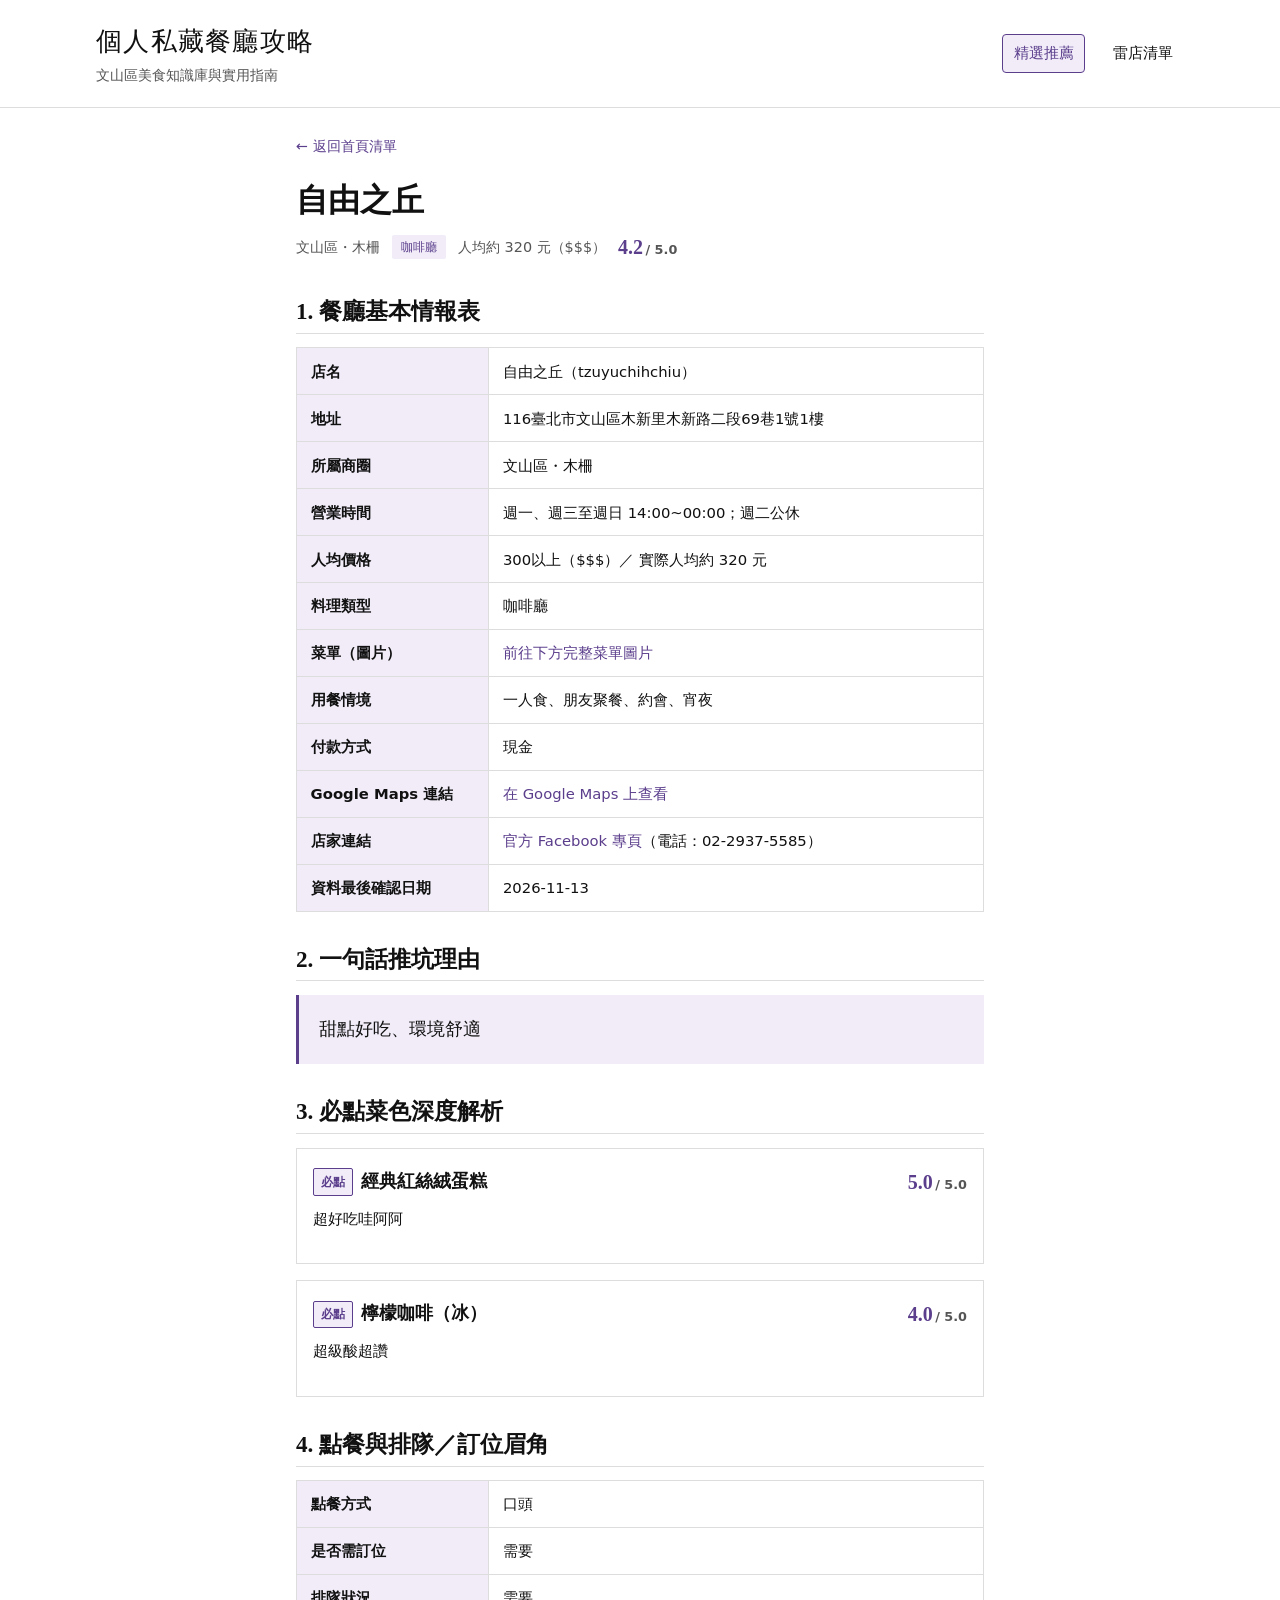
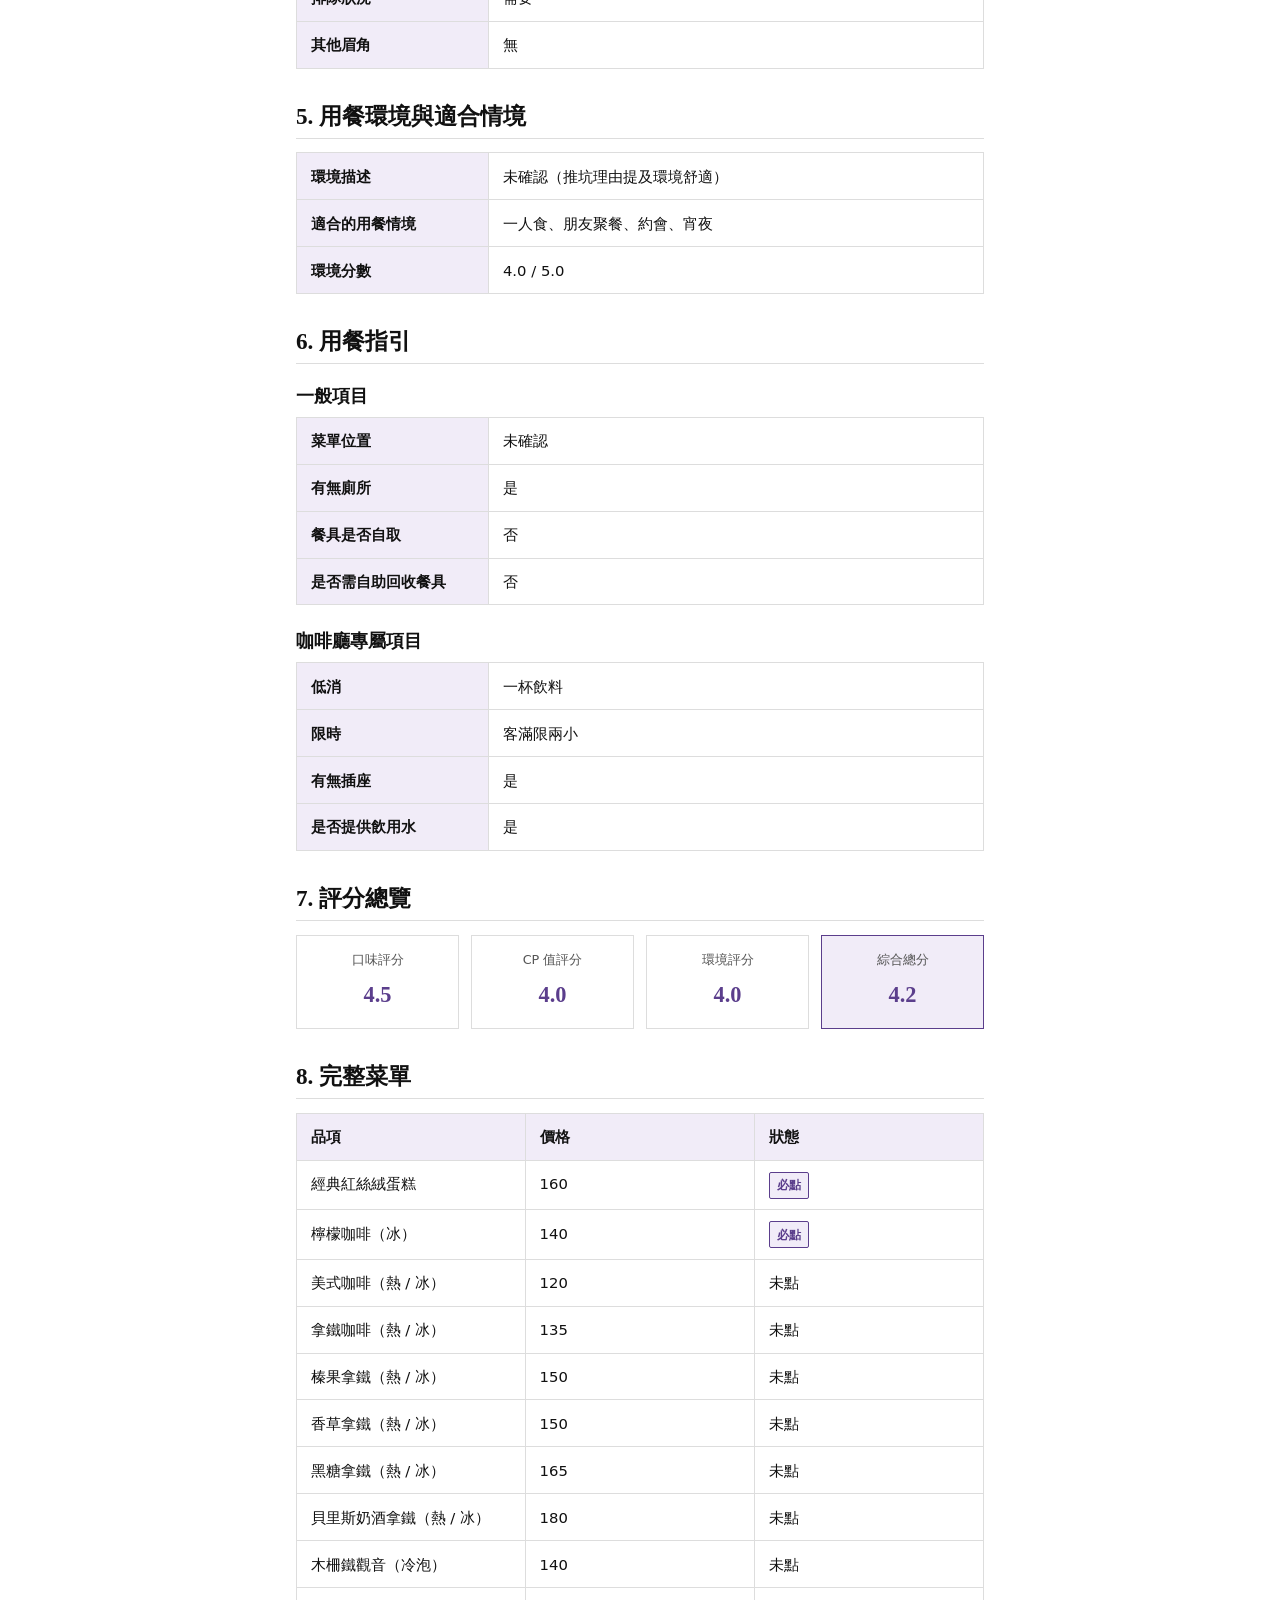
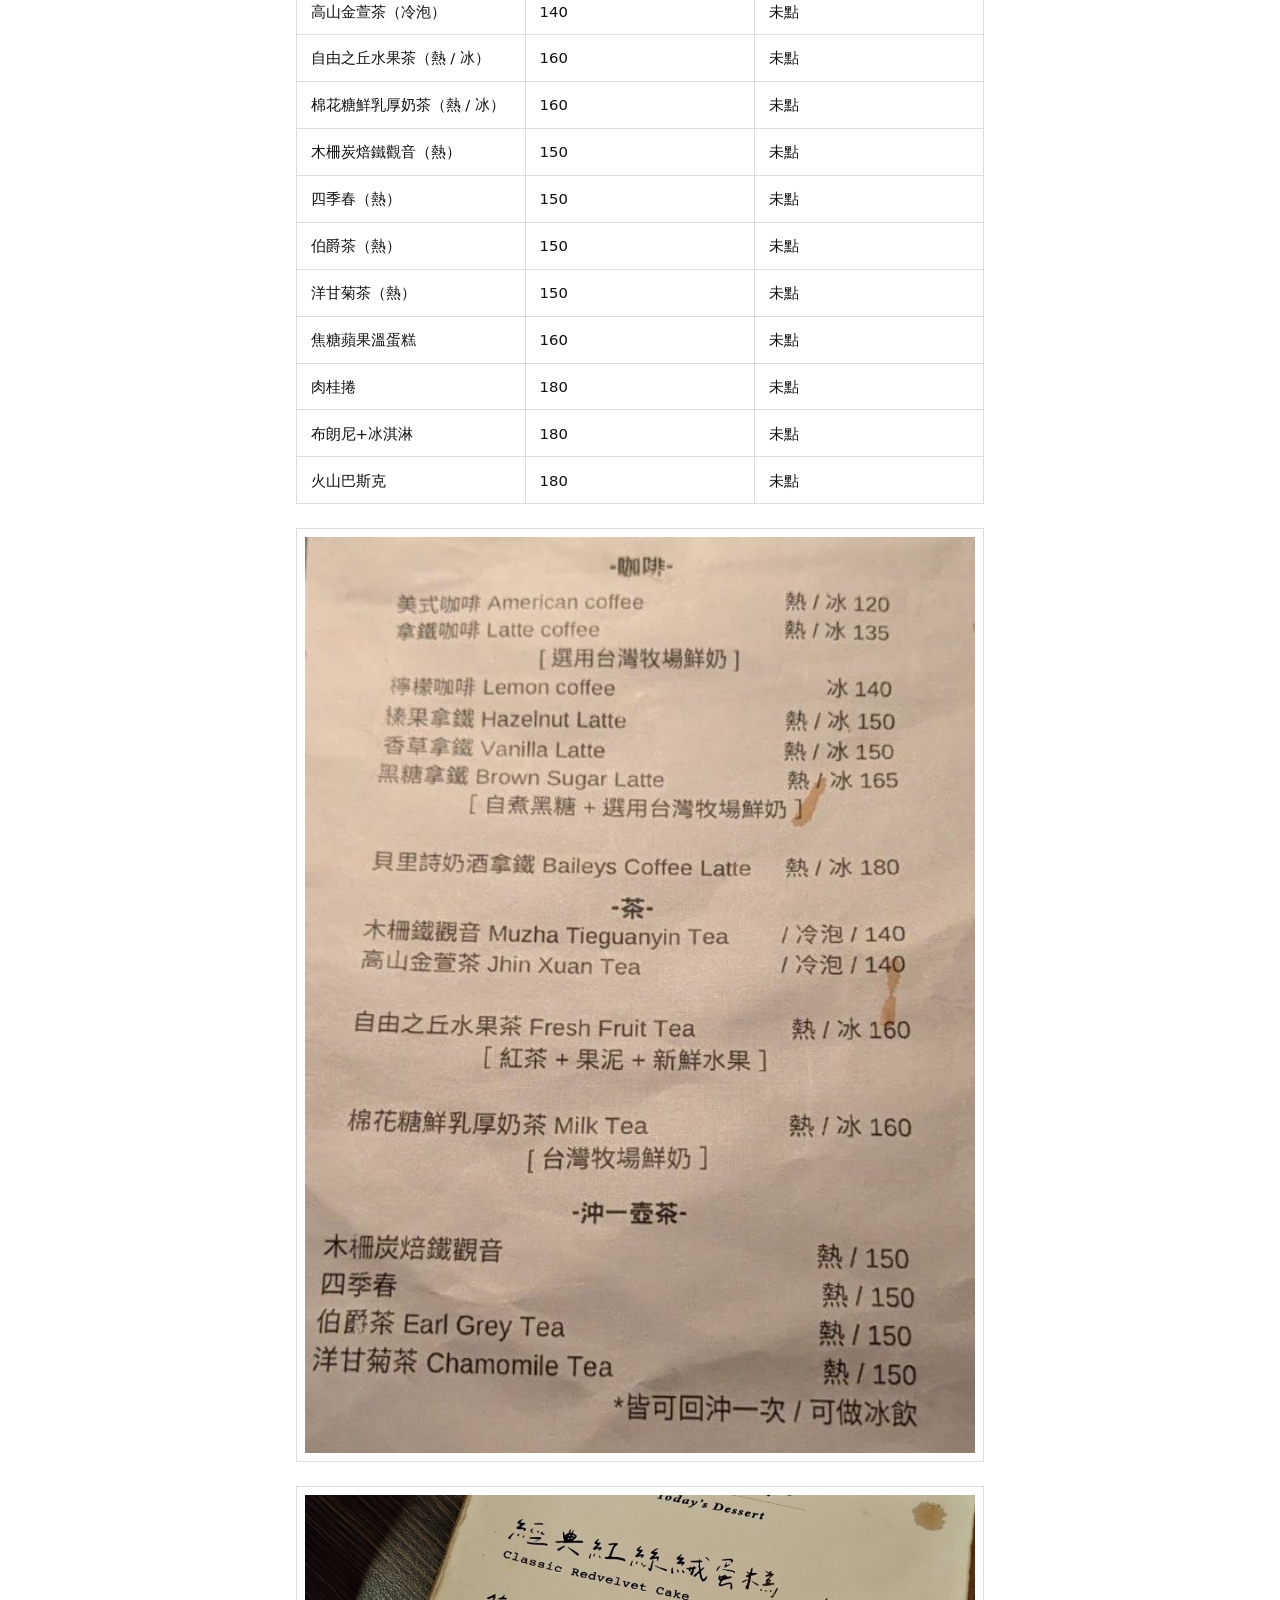
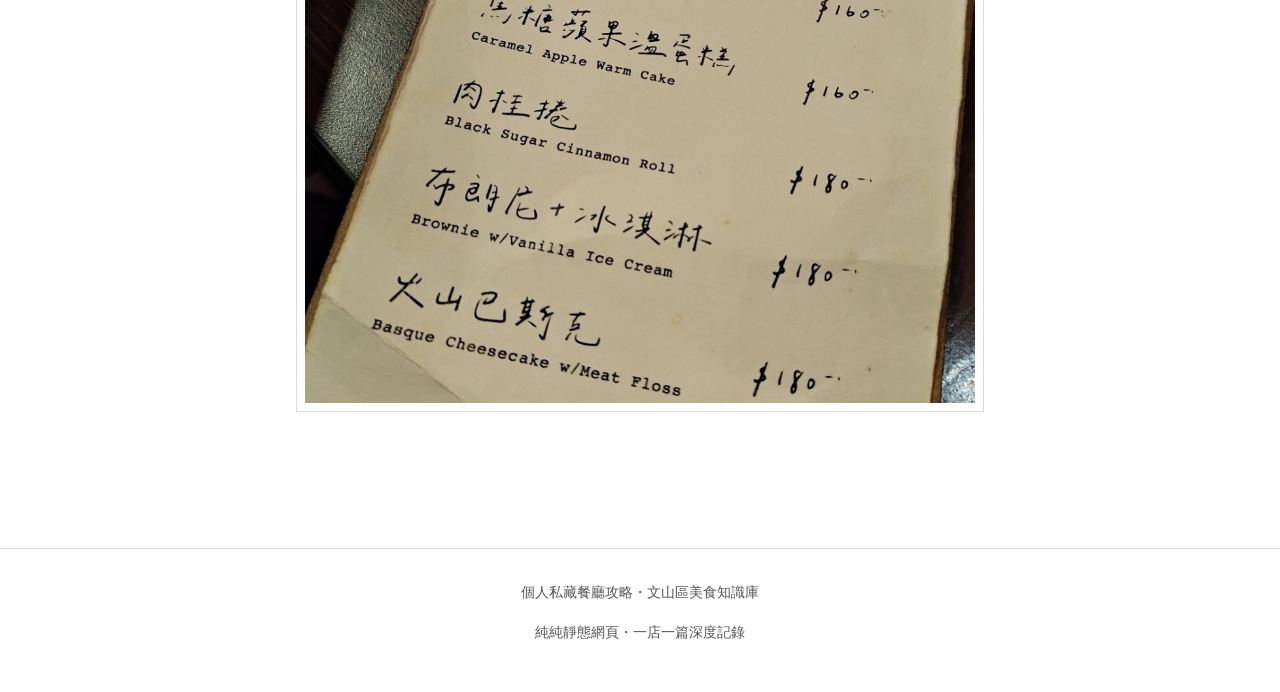
<file: restaurants/003-tzuyuchihchiu/index.html>
<!DOCTYPE html>
<html lang="zh-Hant">
<head>
  <meta charset="UTF-8">
  <meta name="viewport" content="width=device-width, initial-scale=1.0">
  <title>自由之丘 - 個人私藏餐廳攻略</title>
  <link rel="stylesheet" href="../../style.css">
</head>
<body>
  <header class="site-header">
    <div class="header-container">
      <div class="site-brand">
        <span class="site-title"><a href="../../index.html">個人私藏餐廳攻略</a></span>
        <span class="site-subtitle">文山區美食知識庫與實用指南</span>
      </div>
      <nav class="site-nav">
        <a href="../../index.html" class="nav-link active">精選推薦</a>
        <a href="../../blacklist.html" class="nav-link">雷店清單</a>
      </nav>
    </div>
  </header>

  <main class="article-container">
    <a href="../../index.html" class="back-link">&larr; 返回首頁清單</a>

    <article>
      <header class="article-header">
        <h1 class="article-title">自由之丘</h1>
        <div class="article-meta">
          <span>文山區・木柵</span>
          <span class="tag">咖啡廳</span>
          <span>人均約 320 元（$$$）</span>
          <span class="score"><span class="score-num">4.2</span><span class="score-max"> / 5.0</span></span>
        </div>
      </header>

      <!-- 1. 餐廳基本情報表 -->
      <section>
        <h2>1. 餐廳基本情報表</h2>
        <table class="info-table">
          <tbody>
            <tr>
              <th>店名</th>
              <td>自由之丘（tzuyuchihchiu）</td>
            </tr>
            <tr>
              <th>地址</th>
              <td>116臺北市文山區木新里木新路二段69巷1號1樓</td>
            </tr>
            <tr>
              <th>所屬商圈</th>
              <td>文山區・木柵</td>
            </tr>
            <tr>
              <th>營業時間</th>
              <td>週一、週三至週日 14:00~00:00；週二公休</td>
            </tr>
            <tr>
              <th>人均價格</th>
              <td>300以上（$$$）／ 實際人均約 320 元</td>
            </tr>
            <tr>
              <th>料理類型</th>
              <td>咖啡廳</td>
            </tr>
            <tr>
              <th>菜單（圖片）</th>
              <td>
                <a href="#menu-section">前往下方完整菜單圖片</a>
              </td>
            </tr>
            <tr>
              <th>用餐情境</th>
              <td>一人食、朋友聚餐、約會、宵夜</td>
            </tr>
            <tr>
              <th>付款方式</th>
              <td>現金</td>
            </tr>
            <tr>
              <th>Google Maps 連結</th>
              <td><a href="https://maps.app.goo.gl/iv6eG7WXSxq1LShJ9" target="_blank" rel="noopener noreferrer">在 Google Maps 上查看</a></td>
            </tr>
            <tr>
              <th>店家連結</th>
              <td><a href="https://www.facebook.com/CCIPCAFE.TW" target="_blank" rel="noopener noreferrer">官方 Facebook 專頁</a>（電話：02-2937-5585）</td>
            </tr>
            <tr>
              <th>資料最後確認日期</th>
              <td>2026-11-13</td>
            </tr>
          </tbody>
        </table>
      </section>

      <!-- 2. 一句話推坑理由 -->
      <section>
        <h2>2. 一句話推坑理由</h2>
        <div class="quote-box">
          甜點好吃、環境舒適
        </div>
      </section>

      <!-- 3. 必點菜色深度解析 -->
      <section>
        <h2>3. 必點菜色深度解析</h2>
        <div class="dish-list">
          <div class="dish-card">
            <div class="dish-header">
              <div class="dish-title-group">
                <span class="badge-must">必點</span>
                <span class="dish-name">經典紅絲絨蛋糕</span>
              </div>
              <span class="score"><span class="score-num">5.0</span><span class="score-max"> / 5.0</span></span>
            </div>
            <p class="dish-comment">超好吃哇阿阿</p>
          </div>

          <div class="dish-card">
            <div class="dish-header">
              <div class="dish-title-group">
                <span class="badge-must">必點</span>
                <span class="dish-name">檸檬咖啡（冰）</span>
              </div>
              <span class="score"><span class="score-num">4.0</span><span class="score-max"> / 5.0</span></span>
            </div>
            <p class="dish-comment">超級酸超讚</p>
          </div>
        </div>
      </section>

      <!-- 4. 點餐與排隊／訂位眉角 -->
      <section>
        <h2>4. 點餐與排隊／訂位眉角</h2>
        <table class="info-table">
          <tbody>
            <tr>
              <th>點餐方式</th>
              <td>口頭</td>
            </tr>
            <tr>
              <th>是否需訂位</th>
              <td>需要</td>
            </tr>
            <tr>
              <th>排隊狀況</th>
              <td>需要</td>
            </tr>
            <tr>
              <th>其他眉角</th>
              <td>無</td>
            </tr>
          </tbody>
        </table>
      </section>

      <!-- 5. 用餐環境與適合情境 -->
      <section>
        <h2>5. 用餐環境與適合情境</h2>
        <table class="info-table">
          <tbody>
            <tr>
              <th>環境描述</th>
              <td>未確認（推坑理由提及環境舒適）</td>
            </tr>
            <tr>
              <th>適合的用餐情境</th>
              <td>一人食、朋友聚餐、約會、宵夜</td>
            </tr>
            <tr>
              <th>環境分數</th>
              <td>4.0 / 5.0</td>
            </tr>
          </tbody>
        </table>
      </section>

      <!-- 6. 用餐指引 -->
      <section>
        <h2>6. 用餐指引</h2>
        <h3>一般項目</h3>
        <table class="info-table">
          <tbody>
            <tr>
              <th>菜單位置</th>
              <td>未確認</td>
            </tr>
            <tr>
              <th>有無廁所</th>
              <td>是</td>
            </tr>
            <tr>
              <th>餐具是否自取</th>
              <td>否</td>
            </tr>
            <tr>
              <th>是否需自助回收餐具</th>
              <td>否</td>
            </tr>
          </tbody>
        </table>

        <!-- 咖啡廳專屬區塊（料理類型包含「咖啡廳」） -->
        <h3>咖啡廳專屬項目</h3>
        <table class="info-table">
          <tbody>
            <tr>
              <th>低消</th>
              <td>一杯飲料</td>
            </tr>
            <tr>
              <th>限時</th>
              <td>客滿限兩小</td>
            </tr>
            <tr>
              <th>有無插座</th>
              <td>是</td>
            </tr>
            <tr>
              <th>是否提供飲用水</th>
              <td>是</td>
            </tr>
          </tbody>
        </table>
      </section>

      <!-- 7. 評分總覽 -->
      <section>
        <h2>7. 評分總覽</h2>
        <div class="scores-summary-grid">
          <div class="score-box">
            <div class="score-label">口味評分</div>
            <div class="score-value">4.5</div>
          </div>
          <div class="score-box">
            <div class="score-label">CP 值評分</div>
            <div class="score-value">4.0</div>
          </div>
          <div class="score-box">
            <div class="score-label">環境評分</div>
            <div class="score-value">4.0</div>
          </div>
          <div class="score-box total">
            <div class="score-label">綜合總分</div>
            <div class="score-value">4.2</div>
          </div>
        </div>
      </section>

      <!-- 8. 完整菜單 -->
      <section id="menu-section">
        <h2>8. 完整菜單</h2>
        <table class="info-table">
          <thead>
            <tr>
              <th>品項</th>
              <th>價格</th>
              <th>狀態</th>
            </tr>
          </thead>
          <tbody>
            <tr>
              <td>經典紅絲絨蛋糕</td>
              <td>160</td>
              <td><span class="badge-must">必點</span></td>
            </tr>
            <tr>
              <td>檸檬咖啡（冰）</td>
              <td>140</td>
              <td><span class="badge-must">必點</span></td>
            </tr>
            <tr>
              <td>美式咖啡（熱 / 冰）</td>
              <td>120</td>
              <td>未點</td>
            </tr>
            <tr>
              <td>拿鐵咖啡（熱 / 冰）</td>
              <td>135</td>
              <td>未點</td>
            </tr>
            <tr>
              <td>榛果拿鐵（熱 / 冰）</td>
              <td>150</td>
              <td>未點</td>
            </tr>
            <tr>
              <td>香草拿鐵（熱 / 冰）</td>
              <td>150</td>
              <td>未點</td>
            </tr>
            <tr>
              <td>黑糖拿鐵（熱 / 冰）</td>
              <td>165</td>
              <td>未點</td>
            </tr>
            <tr>
              <td>貝里斯奶酒拿鐵（熱 / 冰）</td>
              <td>180</td>
              <td>未點</td>
            </tr>
            <tr>
              <td>木柵鐵觀音（冷泡）</td>
              <td>140</td>
              <td>未點</td>
            </tr>
            <tr>
              <td>高山金萱茶（冷泡）</td>
              <td>140</td>
              <td>未點</td>
            </tr>
            <tr>
              <td>自由之丘水果茶（熱 / 冰）</td>
              <td>160</td>
              <td>未點</td>
            </tr>
            <tr>
              <td>棉花糖鮮乳厚奶茶（熱 / 冰）</td>
              <td>160</td>
              <td>未點</td>
            </tr>
            <tr>
              <td>木柵炭焙鐵觀音（熱）</td>
              <td>150</td>
              <td>未點</td>
            </tr>
            <tr>
              <td>四季春（熱）</td>
              <td>150</td>
              <td>未點</td>
            </tr>
            <tr>
              <td>伯爵茶（熱）</td>
              <td>150</td>
              <td>未點</td>
            </tr>
            <tr>
              <td>洋甘菊茶（熱）</td>
              <td>150</td>
              <td>未點</td>
            </tr>
            <tr>
              <td>焦糖蘋果溫蛋糕</td>
              <td>160</td>
              <td>未點</td>
            </tr>
            <tr>
              <td>肉桂捲</td>
              <td>180</td>
              <td>未點</td>
            </tr>
            <tr>
              <td>布朗尼+冰淇淋</td>
              <td>180</td>
              <td>未點</td>
            </tr>
            <tr>
              <td>火山巴斯克</td>
              <td>180</td>
              <td>未點</td>
            </tr>
          </tbody>
        </table>
        <div class="menu-image-wrap">
          <img src="../../images/restaurants/003-tzuyuchihchiu/menu-01.jpg" alt="自由之丘飲品菜單原圖">
        </div>
        <div class="menu-image-wrap">
          <img src="../../images/restaurants/003-tzuyuchihchiu/menu-02.jpg" alt="自由之丘甜點菜單原圖">
        </div>
      </section>
    </article>
  </main>

  <footer class="site-footer">
    <p>個人私藏餐廳攻略・文山區美食知識庫</p>
    <p>純純靜態網頁・一店一篇深度記錄</p>
  </footer>
</body>
</html>
</file>
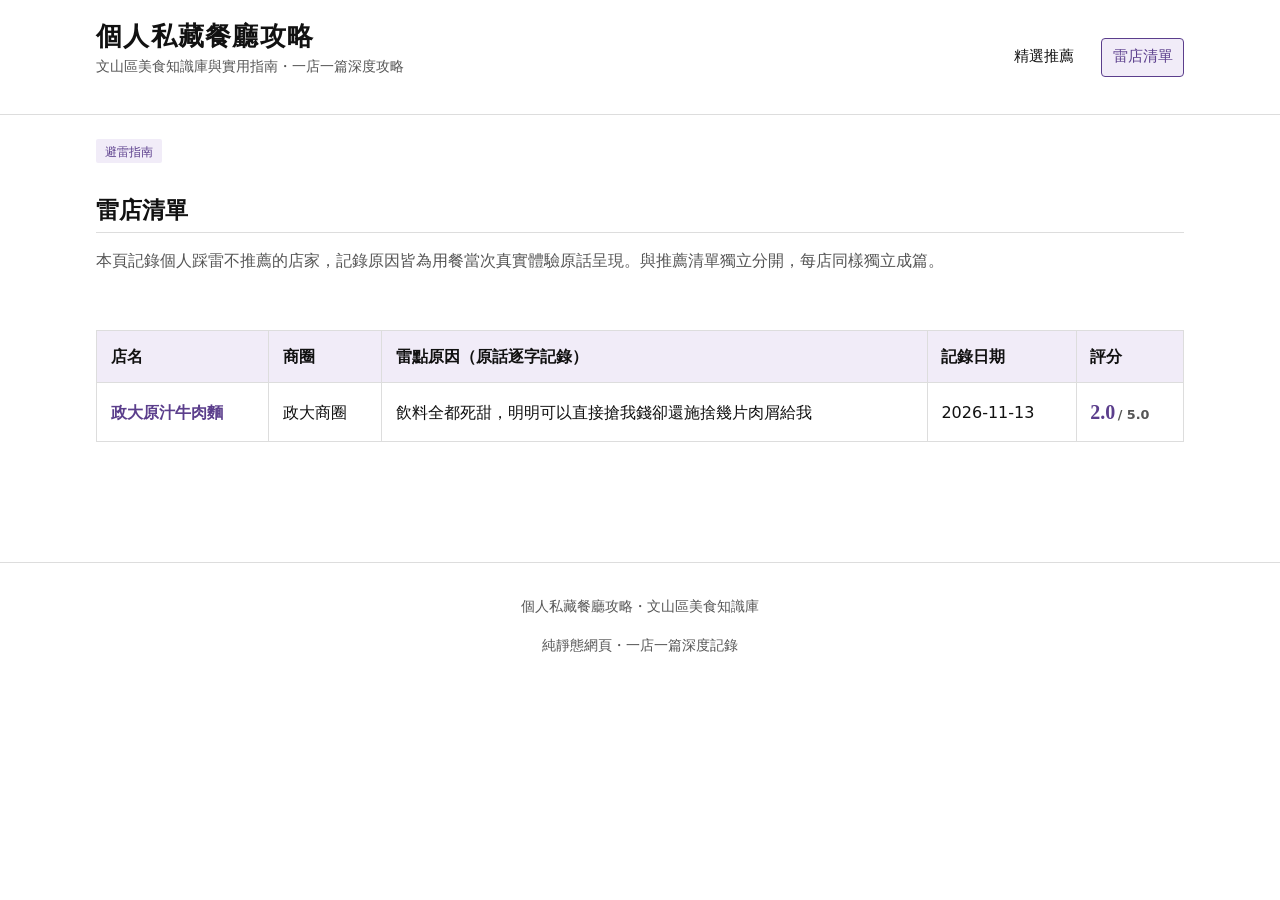
<file: blacklist.html>
<!DOCTYPE html>
<html lang="zh-Hant">
<head>
  <meta charset="UTF-8">
  <meta name="viewport" content="width=device-width, initial-scale=1.0">
  <title>雷店清單 - 個人私藏餐廳攻略</title>
  <link rel="stylesheet" href="style.css">
</head>
<body>
  <header class="site-header">
    <div class="header-container">
      <div class="site-brand">
        <h1 class="site-title"><a href="index.html">個人私藏餐廳攻略</a></h1>
        <p class="site-subtitle">文山區美食知識庫與實用指南・一店一篇深度攻略</p>
      </div>
      <nav class="site-nav">
        <a href="index.html" class="nav-link">精選推薦</a>
        <a href="blacklist.html" class="nav-link active">雷店清單</a>
      </nav>
    </div>
  </header>

  <main class="main-container">
    <section class="article-header">
      <div class="article-tag-row">
        <span class="tag">避雷指南</span>
      </div>
      <h2>雷店清單</h2>
      <p class="empty-desc">
        本頁記錄個人踩雷不推薦的店家，記錄原因皆為用餐當次真實體驗原話呈現。與推薦清單獨立分開，每店同樣獨立成篇。
      </p>
    </section>

    <!-- 雷店列表容器 -->
    <div id="blacklistContainer"></div>
  </main>

  <footer class="site-footer">
    <p>個人私藏餐廳攻略・文山區美食知識庫</p>
    <p>純靜態網頁・一店一篇深度記錄</p>
  </footer>

  <script src="data/blacklist.js"></script>
  <script src="app.js"></script>
</body>
</html>
</file>
<file: style.css>
:root {
  --color-bg: #FFFFFF;
  --color-text: #111111;
  --color-text-muted: #555555;
  --color-accent: #5B3E8C;
  --color-accent-soft: #F1ECF8;
  --color-border: #DDDDDD;
  --font-heading: "Songti TC", "PMingLiU", "Noto Serif CJK TC", Georgia, serif;
  --font-body: "PingFang TC", "Microsoft JhengHei", "Noto Sans CJK TC", system-ui, sans-serif;
}

*, *::before, *::after {
  box-sizing: border-box;
  margin: 0;
  padding: 0;
}

body {
  background-color: var(--color-bg);
  color: var(--color-text);
  font-family: var(--font-body);
  font-size: 16px;
  line-height: 1.7;
  min-height: 100vh;
}

/* 標題與字體 */
h1, h2, h3, h4, h5, h6 {
  font-family: var(--font-heading);
  font-weight: 600;
  line-height: 1.35;
  color: var(--color-text);
}

h1 {
  font-size: 1.85rem;
}

h2 {
  font-size: 1.45rem;
  margin-top: 2rem;
  margin-bottom: 0.85rem;
  padding-bottom: 0.35rem;
  border-bottom: 1px solid var(--color-border);
}

h3 {
  font-size: 1.15rem;
  margin-top: 1.25rem;
  margin-bottom: 0.5rem;
}

p {
  margin-bottom: 1rem;
}

a {
  color: var(--color-accent);
  text-decoration: none;
}

a:hover {
  text-decoration: underline;
}

img {
  max-width: 100%;
  height: auto;
  display: block;
}

/* 網站頂部導覽列 */
.site-header {
  border-bottom: 1px solid var(--color-border);
  background-color: var(--color-bg);
}

.header-container {
  max-width: 1120px;
  margin: 0 auto;
  padding: 1.25rem 1rem;
  display: flex;
  flex-direction: column;
  gap: 0.75rem;
}

@media (min-width: 640px) {
  .header-container {
    flex-direction: row;
    align-items: center;
    justify-content: space-between;
  }
}

.site-brand {
  display: flex;
  flex-direction: column;
}

.site-title {
  font-size: 1.6rem;
  font-family: var(--font-heading);
  letter-spacing: 0.05em;
  color: var(--color-text);
}

.site-title a {
  color: var(--color-text);
  text-decoration: none;
}

.site-subtitle {
  font-size: 0.875rem;
  color: var(--color-text-muted);
}

.site-nav {
  display: flex;
  gap: 1rem;
  align-items: center;
}

.nav-link {
  font-size: 0.95rem;
  padding: 0.35rem 0.65rem;
  border-radius: 4px;
  color: var(--color-text);
  border: 1px solid transparent;
}

.nav-link:hover {
  color: var(--color-accent);
  text-decoration: none;
  background-color: var(--color-accent-soft);
}

.nav-link.active {
  color: var(--color-accent);
  border-color: var(--color-accent);
  background-color: var(--color-accent-soft);
  text-decoration: none;
}

/* 主要容器 */
.main-container {
  max-width: 1120px;
  margin: 0 auto;
  padding: 1.5rem 1rem 3rem;
}

/* 單篇攻略容器（最大寬度 720px） */
.article-container {
  max-width: 720px;
  margin: 0 auto;
  padding: 1.5rem 1rem 4rem;
}

.article-header {
  margin-bottom: 2rem;
}

.article-tag-row {
  display: flex;
  gap: 0.5rem;
  margin-bottom: 0.5rem;
}

.article-title {
  font-size: 2rem;
  margin-bottom: 0.5rem;
}

.article-meta {
  color: var(--color-text-muted);
  font-size: 0.9rem;
  display: flex;
  flex-wrap: wrap;
  gap: 0.75rem;
  align-items: center;
}

.back-link {
  display: inline-block;
  margin-bottom: 1.25rem;
  font-size: 0.9rem;
}

/* 搜尋與篩選區域 */
.filter-section {
  border: 1px solid var(--color-border);
  padding: 1.25rem;
  margin-bottom: 2rem;
  background-color: var(--color-bg);
}

.search-box {
  margin-bottom: 1rem;
}

.search-input {
  width: 100%;
  padding: 0.65rem 0.85rem;
  font-size: 1rem;
  font-family: var(--font-body);
  border: 1px solid var(--color-border);
  background-color: var(--color-bg);
  color: var(--color-text);
  border-radius: 2px;
}

.search-input:focus {
  outline: none;
  border-color: var(--color-accent);
}

.filter-grid {
  display: grid;
  grid-template-columns: 1fr;
  gap: 1rem;
}

@media (min-width: 640px) {
  .filter-grid {
    grid-template-columns: repeat(2, 1fr);
  }
}

@media (min-width: 1024px) {
  .filter-grid {
    grid-template-columns: repeat(4, 1fr);
  }
}

.filter-group {
  display: flex;
  flex-direction: column;
  gap: 0.35rem;
}

.filter-group-wide {
  grid-column: 1 / -1;
}

.filter-chips {
  display: flex;
  flex-wrap: wrap;
  gap: 0.4rem;
  margin-top: 0.25rem;
}

.chip-btn {
  background-color: var(--color-bg);
  color: var(--color-text-muted);
  border: 1px solid var(--color-border);
  padding: 0.25rem 0.65rem;
  font-size: 0.825rem;
  font-family: var(--font-body);
  border-radius: 2px;
  cursor: pointer;
  transition: all 0.15s ease;
}

.chip-btn:hover {
  border-color: var(--color-accent);
  color: var(--color-accent);
}

.chip-btn.active {
  background-color: var(--color-accent-soft);
  color: var(--color-accent);
  border-color: var(--color-accent);
  font-weight: 600;
}

.filter-label {
  font-size: 0.825rem;
  font-weight: 600;
  color: var(--color-text-muted);
}

.filter-select {
  padding: 0.5rem 0.75rem;
  font-size: 0.9rem;
  font-family: var(--font-body);
  border: 1px solid var(--color-border);
  background-color: var(--color-bg);
  color: var(--color-text);
  border-radius: 2px;
}

.filter-select:focus {
  outline: none;
  border-color: var(--color-accent);
}

.filter-actions {
  display: flex;
  justify-content: space-between;
  align-items: center;
  margin-top: 1rem;
  padding-top: 0.75rem;
  border-top: 1px solid var(--color-border);
  font-size: 0.875rem;
}

.filter-count {
  color: var(--color-text-muted);
}

.btn-clear {
  background-color: var(--color-bg);
  color: var(--color-accent);
  border: 1px solid var(--color-accent);
  padding: 0.35rem 0.75rem;
  font-size: 0.85rem;
  font-family: var(--font-body);
  cursor: pointer;
  border-radius: 2px;
}

.btn-clear:hover {
  background-color: var(--color-accent-soft);
}

/* 卡片網格：寬螢幕 3 欄、中螢幕 2 欄、手機 1 欄 */
.cards-grid {
  display: grid;
  grid-template-columns: 1fr;
  gap: 1.5rem;
}

@media (min-width: 640px) {
  .cards-grid {
    grid-template-columns: repeat(2, 1fr);
  }
}

@media (min-width: 1024px) {
  .cards-grid {
    grid-template-columns: repeat(3, 1fr);
  }
}

/* 統一元件：.card 卡片 */
.card {
  display: flex;
  flex-direction: column;
  border: 1px solid var(--color-border);
  background-color: var(--color-bg);
  color: var(--color-text);
  text-decoration: none;
  overflow: hidden;
  transition: border-color 0.15s ease;
}

.card:hover {
  border-color: var(--color-accent);
  text-decoration: none;
}

.card-cover {
  width: 100%;
  aspect-ratio: 3 / 2;
  object-fit: cover;
  background-color: var(--color-accent-soft);
  border-bottom: 1px solid var(--color-border);
}

.card-body {
  padding: 1rem;
  display: flex;
  flex-direction: column;
  gap: 0.6rem;
  flex-grow: 1;
}

.card-header-row {
  display: flex;
  justify-content: space-between;
  align-items: baseline;
  gap: 0.5rem;
}

.card-title {
  font-size: 1.2rem;
  font-family: var(--font-heading);
  color: var(--color-text);
}

.card-tags {
  display: flex;
  flex-wrap: wrap;
  gap: 0.35rem;
}

.card-tagline {
  font-size: 0.9rem;
  color: var(--color-text-muted);
  line-height: 1.5;
  margin-top: 0.25rem;
  flex-grow: 1;
}

.card-footer {
  display: flex;
  justify-content: space-between;
  align-items: center;
  margin-top: 0.5rem;
  padding-top: 0.65rem;
  border-top: 1px solid var(--color-border);
  font-size: 0.85rem;
  color: var(--color-text-muted);
}

/* 統一元件：.tag 標籤 */
.tag {
  display: inline-block;
  padding: 0.15rem 0.5rem;
  font-size: 0.775rem;
  line-height: 1.4;
  background-color: var(--color-accent-soft);
  color: var(--color-accent);
  border-radius: 2px;
  border: 1px solid transparent;
}

/* 統一元件：.score 評分顯示 */
.score {
  display: inline-flex;
  align-items: baseline;
  gap: 0.15rem;
  font-family: var(--font-heading);
  font-weight: 700;
  color: var(--color-accent);
}

.score-num {
  font-size: 1.25rem;
}

.score-max {
  font-size: 0.8rem;
  color: var(--color-text-muted);
  font-family: var(--font-body);
}

/* 統一元件：.badge-must 必點標記 */
.badge-must {
  display: inline-block;
  padding: 0.15rem 0.45rem;
  font-size: 0.75rem;
  font-weight: 600;
  background-color: var(--color-accent-soft);
  color: var(--color-accent);
  border: 1px solid var(--color-accent);
  border-radius: 2px;
}

.badge-ordered {
  display: inline-block;
  padding: 0.15rem 0.45rem;
  font-size: 0.75rem;
  background-color: var(--color-bg);
  color: var(--color-text-muted);
  border: 1px solid var(--color-border);
  border-radius: 2px;
}

.table-responsive {
  width: 100%;
  overflow-x: auto;
  margin-bottom: 1.5rem;
}

/* 統一元件：.info-table 情報表 */
.info-table {
  width: 100%;
  border-collapse: collapse;
  margin-bottom: 1.5rem;
  font-size: 0.925rem;
}

.info-table th,
.info-table td {
  padding: 0.65rem 0.85rem;
  border: 1px solid var(--color-border);
  text-align: left;
  vertical-align: top;
}

.info-table th {
  background-color: var(--color-accent-soft);
  color: var(--color-text);
  font-weight: 600;
  width: 28%;
  white-space: nowrap;
}

.info-table td {
  background-color: var(--color-bg);
  color: var(--color-text);
}

/* 一句話推坑理由區塊 */
.quote-box {
  padding: 1.25rem;
  border-left: 3px solid var(--color-accent);
  background-color: var(--color-accent-soft);
  margin-bottom: 2rem;
  font-family: var(--font-heading);
  font-size: 1.15rem;
  line-height: 1.6;
  color: var(--color-text);
}

/* 菜色項目列表 */
.dish-list {
  display: flex;
  flex-direction: column;
  gap: 1rem;
  margin-bottom: 2rem;
}

.dish-card {
  border: 1px solid var(--color-border);
  padding: 1rem;
  background-color: var(--color-bg);
}

.dish-header {
  display: flex;
  justify-content: space-between;
  align-items: center;
  flex-wrap: wrap;
  gap: 0.5rem;
  margin-bottom: 0.5rem;
}

.dish-title-group {
  display: flex;
  align-items: center;
  gap: 0.5rem;
}

.dish-name {
  font-family: var(--font-heading);
  font-size: 1.1rem;
  font-weight: 600;
}

.dish-comment {
  font-size: 0.95rem;
  color: var(--color-text);
  line-height: 1.6;
}

/* 評分總覽大卡片 */
.scores-summary-grid {
  display: grid;
  grid-template-columns: repeat(2, 1fr);
  gap: 0.75rem;
  margin-bottom: 2rem;
}

@media (min-width: 640px) {
  .scores-summary-grid {
    grid-template-columns: repeat(4, 1fr);
  }
}

.score-box {
  border: 1px solid var(--color-border);
  padding: 0.85rem;
  text-align: center;
  background-color: var(--color-bg);
}

.score-box.total {
  border-color: var(--color-accent);
  background-color: var(--color-accent-soft);
}

.score-label {
  font-size: 0.8rem;
  color: var(--color-text-muted);
  margin-bottom: 0.35rem;
}

.score-value {
  font-family: var(--font-heading);
  font-size: 1.4rem;
  font-weight: 700;
  color: var(--color-accent);
}

/* 菜單展示 */
.menu-image-wrap {
  border: 1px solid var(--color-border);
  padding: 0.5rem;
  margin-top: 1rem;
  margin-bottom: 1.5rem;
  background-color: var(--color-bg);
}

.menu-image-wrap img {
  width: 100%;
}

/* 分頁元件 */
.pagination {
  display: flex;
  justify-content: center;
  align-items: center;
  gap: 0.5rem;
  margin-top: 2.5rem;
}

.pagination-btn {
  padding: 0.45rem 0.85rem;
  font-size: 0.9rem;
  border: 1px solid var(--color-border);
  background-color: var(--color-bg);
  color: var(--color-text);
  cursor: pointer;
  border-radius: 2px;
}

.pagination-btn:hover:not(:disabled) {
  border-color: var(--color-accent);
  color: var(--color-accent);
}

.pagination-btn:disabled {
  opacity: 0.4;
  cursor: not-allowed;
}

.pagination-info {
  font-size: 0.9rem;
  color: var(--color-text-muted);
  padding: 0 0.5rem;
}

/* 空狀態 */
.empty-state {
  text-align: center;
  padding: 3rem 1rem;
  border: 1px dashed var(--color-border);
  margin: 2rem 0;
}

.empty-title {
  font-size: 1.2rem;
  margin-bottom: 0.5rem;
}

.empty-desc {
  color: var(--color-text-muted);
  margin-bottom: 1rem;
}

/* 頁尾 */
.site-footer {
  border-top: 1px solid var(--color-border);
  background-color: var(--color-bg);
  margin-top: 3rem;
  padding: 2rem 1rem;
  text-align: center;
  font-size: 0.85rem;
  color: var(--color-text-muted);
}

/* 雷店清單專屬元件（不加警示色，以文字標籤區分） */
.blacklist-table {
  width: 100%;
  border-collapse: collapse;
  margin-top: 1.5rem;
}

.blacklist-table th,
.blacklist-table td {
  padding: 0.75rem 0.85rem;
  border: 1px solid var(--color-border);
  text-align: left;
}

.blacklist-table th {
  background-color: var(--color-accent-soft);
  font-weight: 600;
  white-space: nowrap;
}

.blacklist-reason {
  color: var(--color-text);
  line-height: 1.6;
}
</file>
